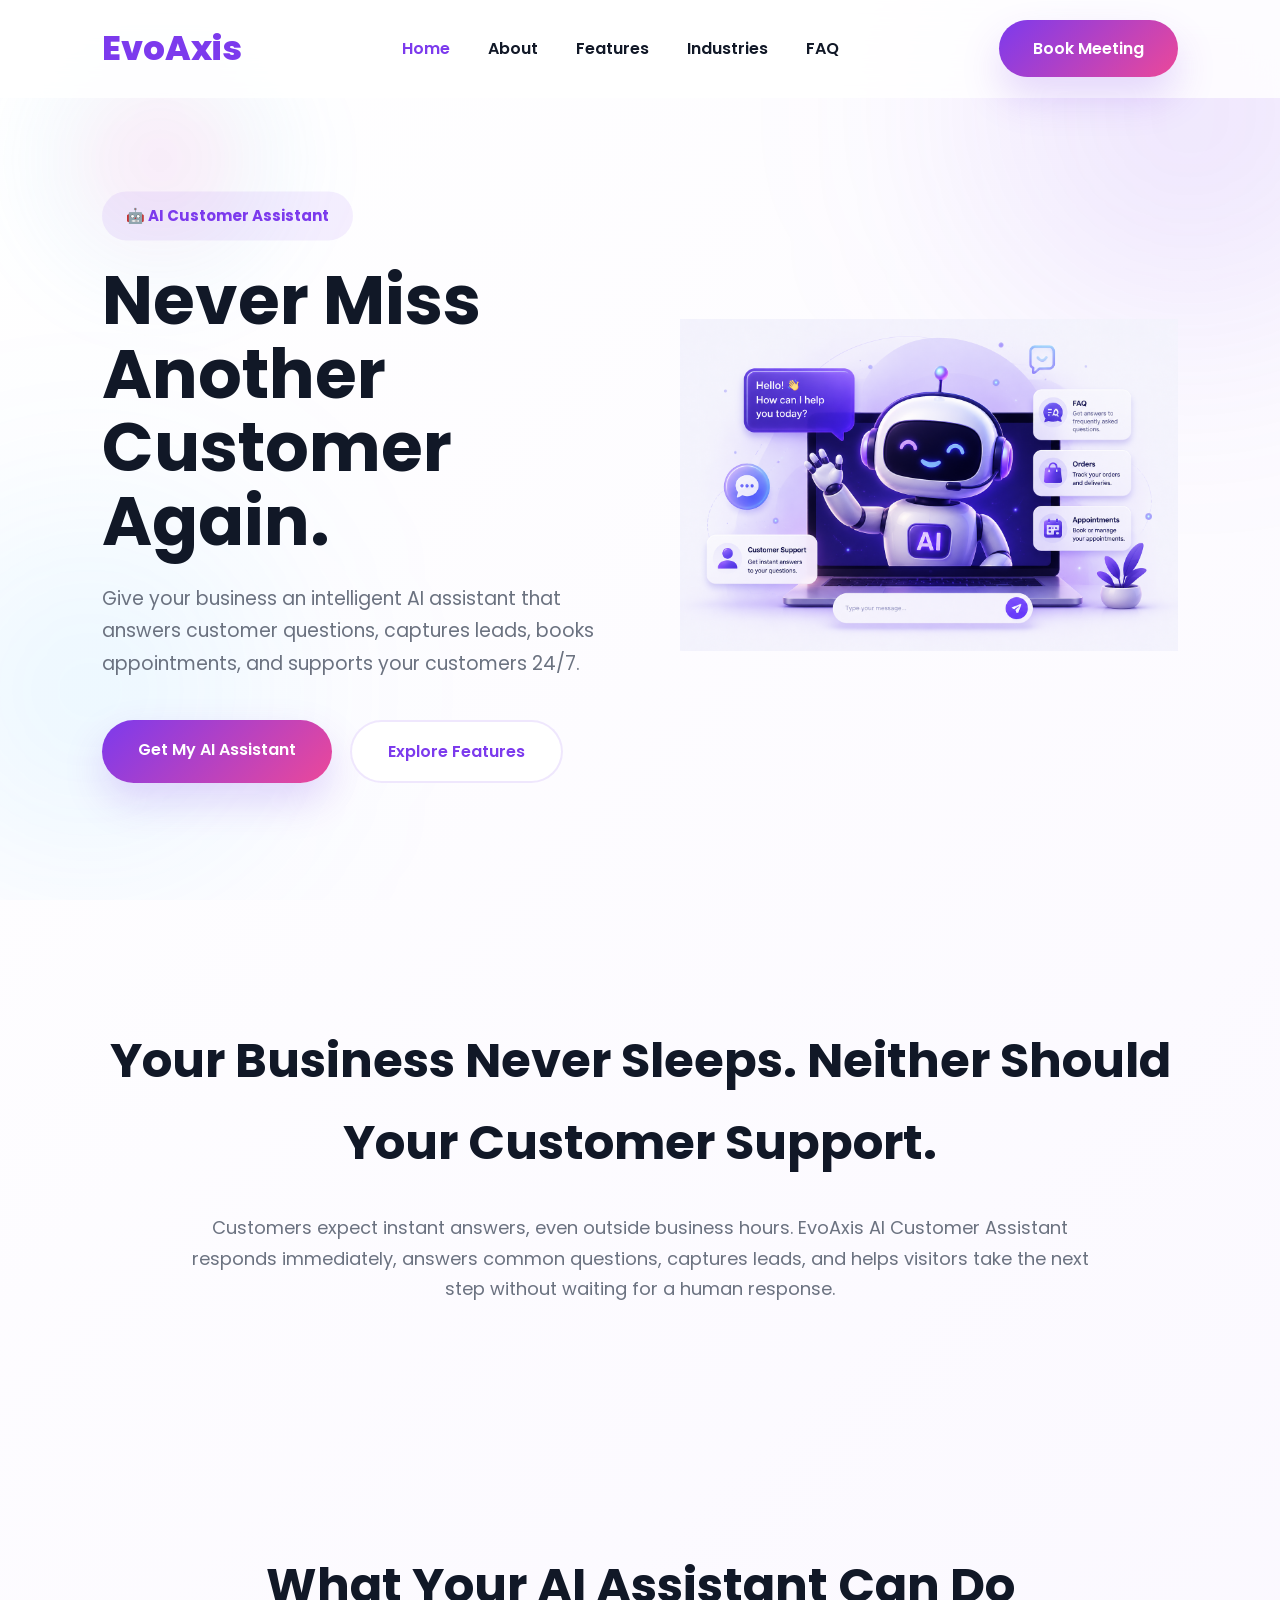
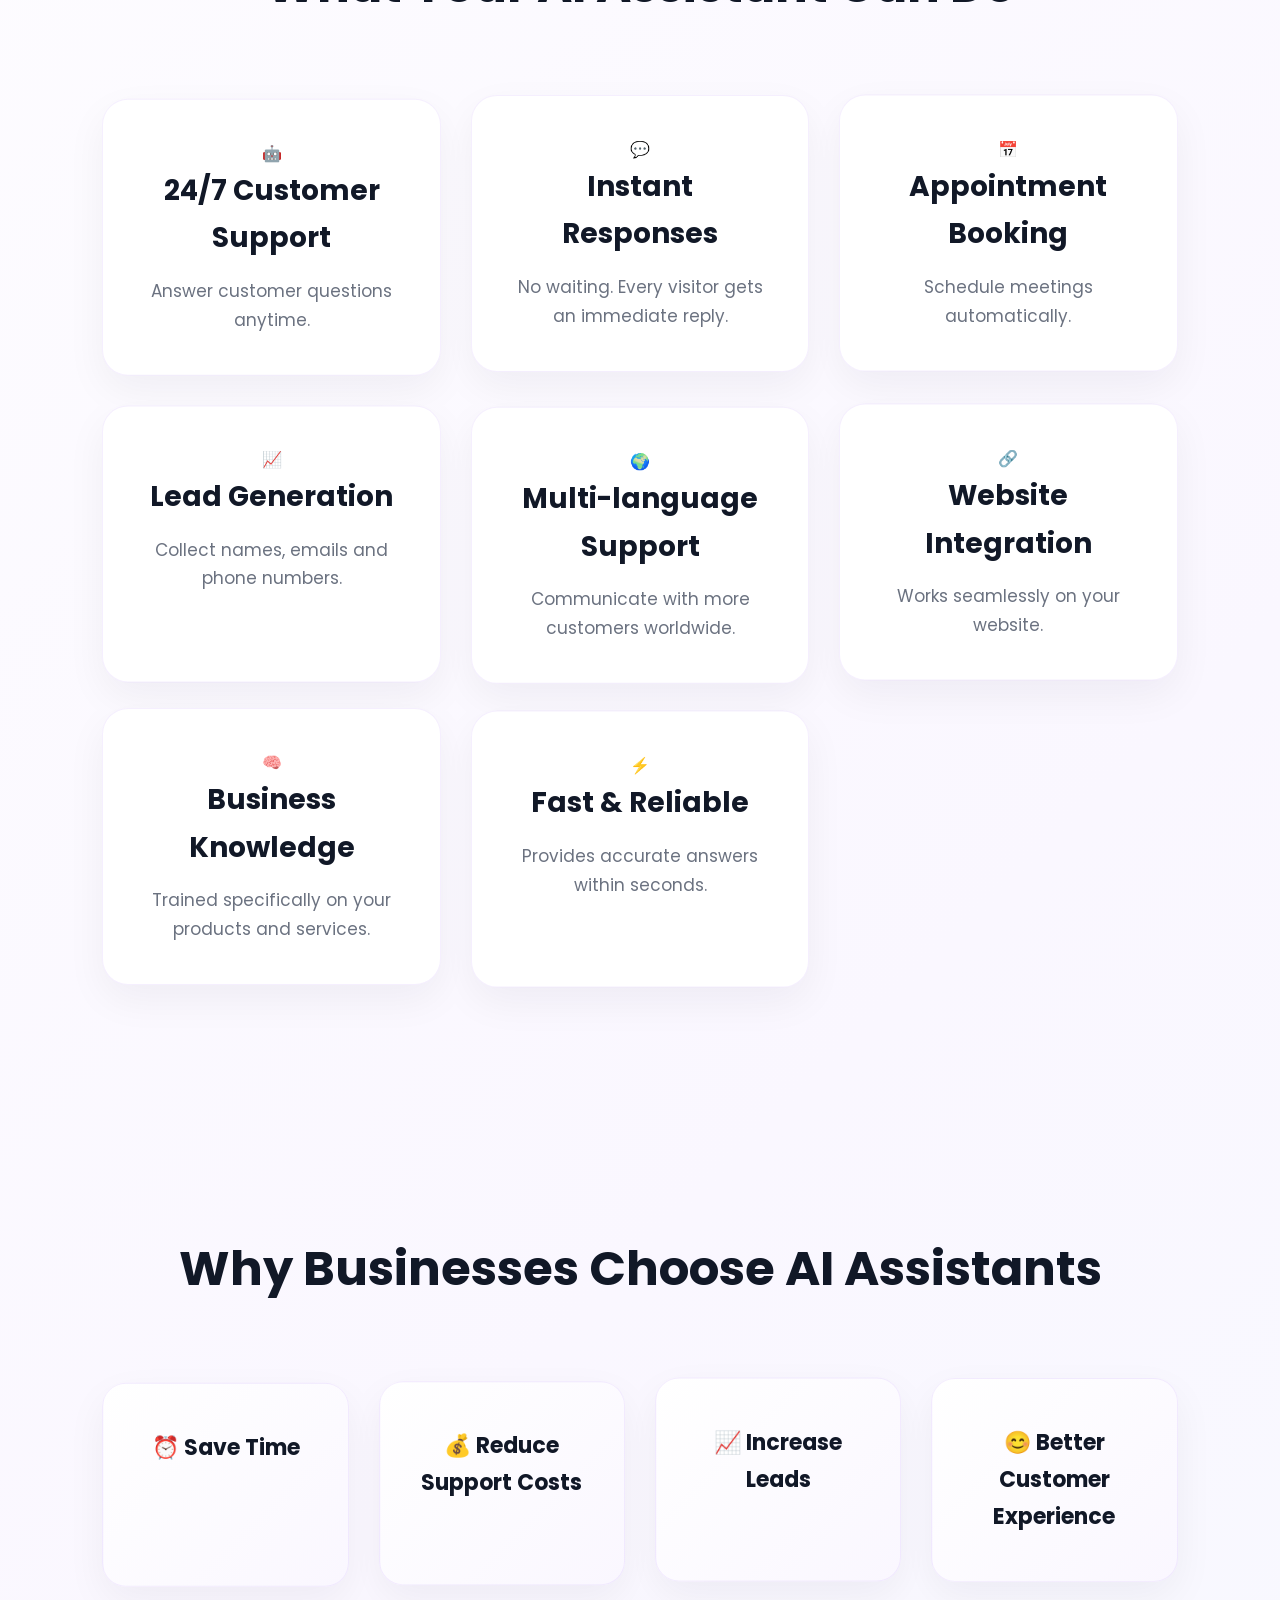
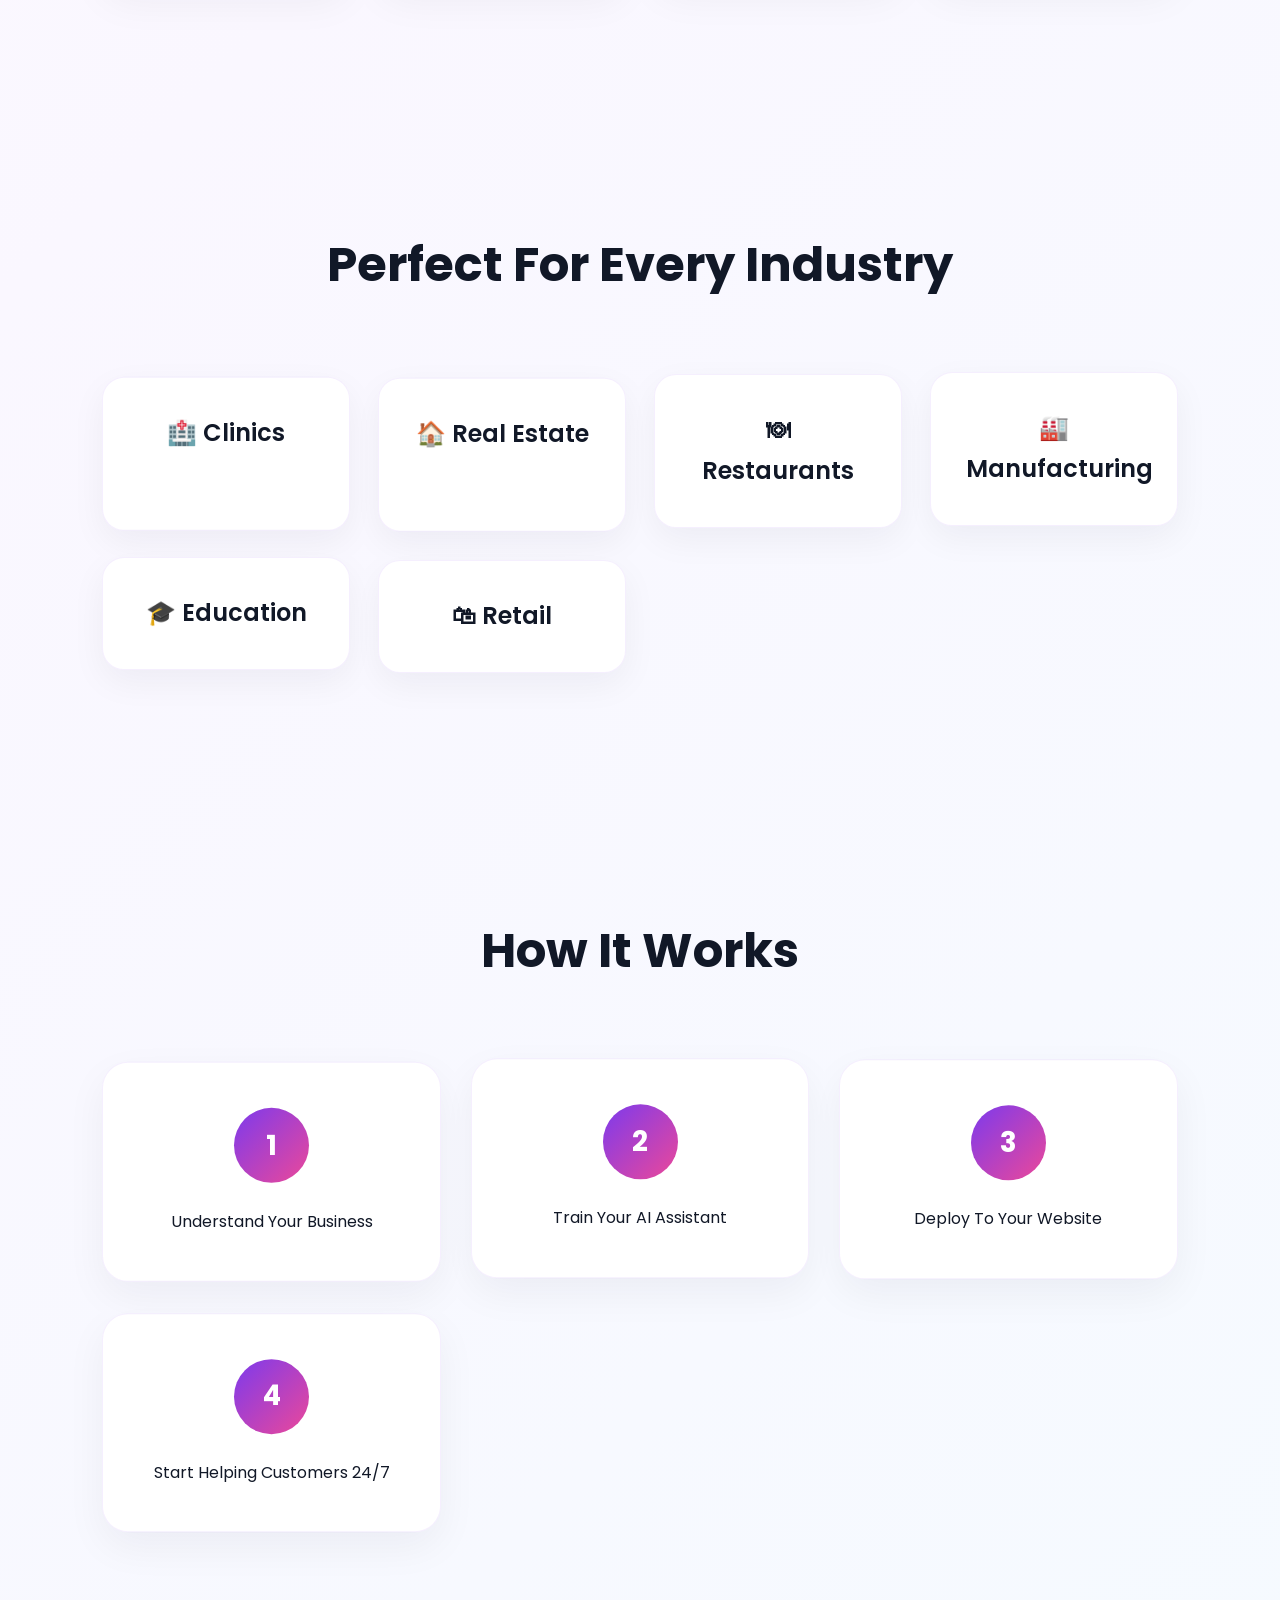
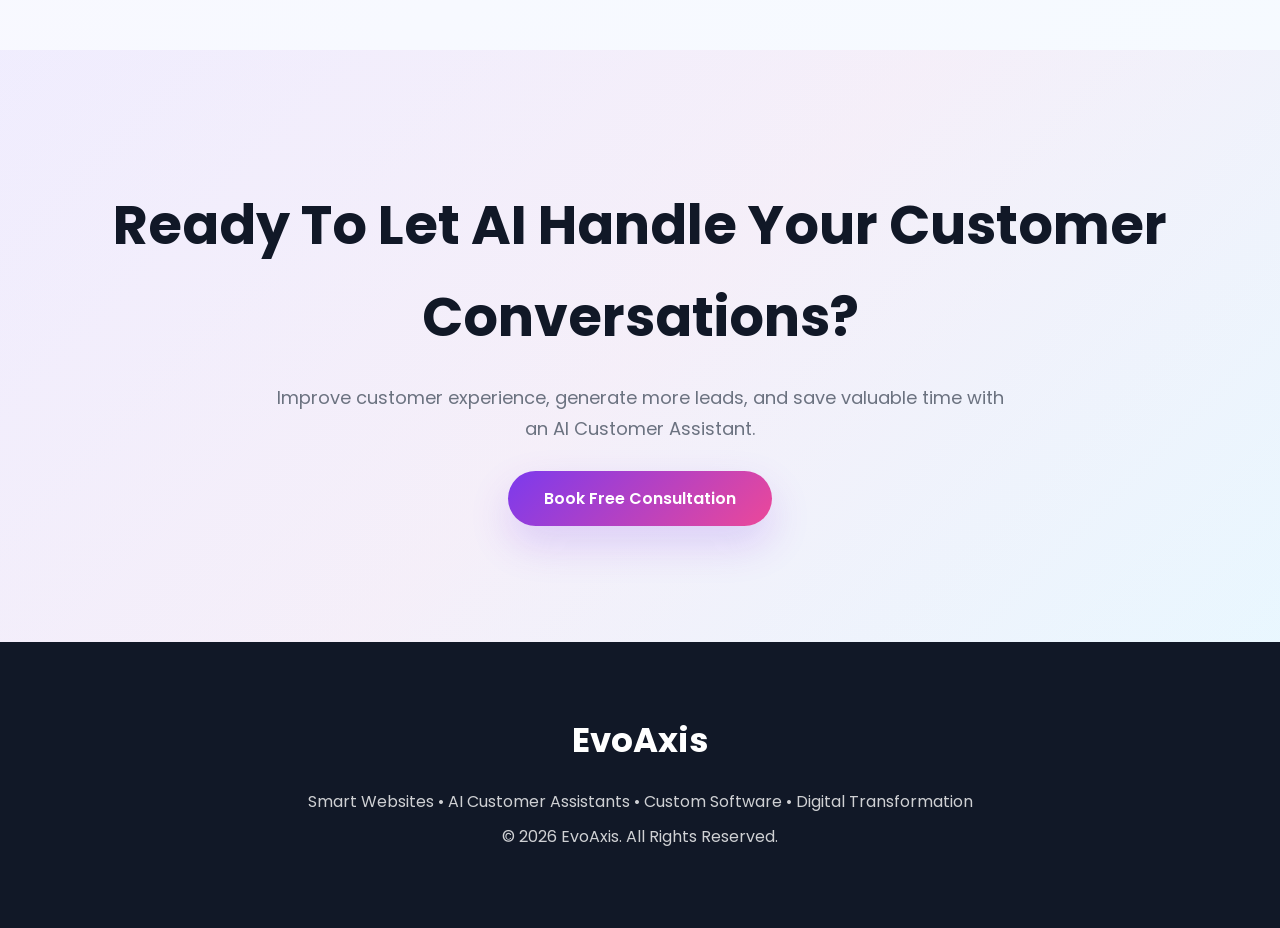
<file: chat.html>
<!DOCTYPE html>

<html lang="en">

<head>

    <meta charset="UTF-8">

    <meta name="viewport" content="width=device-width, initial-scale=1.0">

    <title>AI Customer Assistant | EvoAxis</title>

    <link rel="stylesheet" href="css/chat.css">

    <link rel="preconnect" href="https://fonts.googleapis.com">

    <link rel="preconnect" href="https://fonts.gstatic.com" crossorigin>

    <link href="https://fonts.googleapis.com/css2?family=Poppins:wght@300;400;500;600;700;800&display=swap" rel="stylesheet">

</head>

<body>

<!-- ================= NAVBAR ================= -->

<header class="navbar">

    <div class="logo">

        EvoAxis

    </div>

    <nav>

        <ul>

            <li><a href="#hero">Home</a></li>

            <li><a href="#about">About</a></li>

            <li><a href="#features">Features</a></li>

            <li><a href="#industries">Industries</a></li>

            <li><a href="#faq">FAQ</a></li>

        </ul>

    </nav>

    <a href="meet.html" class="btn-nav">

        Book Meeting

    </a>

</header>



<!-- ================= HERO ================= -->

<section class="hero" id="hero">

    <div class="circle1"></div>

    <div class="circle2"></div>

    <div class="hero-content">

        <span class="badge">

            🤖 AI Customer Assistant

        </span>

        <h1>

            Never Miss Another Customer Again.

        </h1>

        <p>

            Give your business an intelligent AI assistant that answers customer questions, captures leads, books appointments, and supports your customers 24/7.

        </p>

        <div class="hero-buttons">

            <a href="meet.html" class="btn-primary">

                Get My AI Assistant

            </a>

            <a href="#features" class="btn-secondary">

                Explore Features

            </a>

        </div>

    </div>

    <div class="hero-image">

        <img src="assets/chatbot.png" alt="AI Customer Assistant">

    </div>

</section>



<!-- ================= ABOUT ================= -->

<section class="about" id="about">

    <h2>

        Your Business Never Sleeps.
        Neither Should Your Customer Support.

    </h2>

    <p>

        Customers expect instant answers, even outside business hours. EvoAxis AI Customer Assistant responds immediately, answers common questions, captures leads, and helps visitors take the next step without waiting for a human response.

    </p>

</section>



<!-- ================= FEATURES ================= -->

<section class="features" id="features">

    <h2>

        What Your AI Assistant Can Do

    </h2>

    <div class="feature-grid">

        <div class="feature-card">

            🤖

            <h3>24/7 Customer Support</h3>

            <p>Answer customer questions anytime.</p>

        </div>

        <div class="feature-card">

            💬

            <h3>Instant Responses</h3>

            <p>No waiting. Every visitor gets an immediate reply.</p>

        </div>

        <div class="feature-card">

            📅

            <h3>Appointment Booking</h3>

            <p>Schedule meetings automatically.</p>

        </div>

        <div class="feature-card">

            📈

            <h3>Lead Generation</h3>

            <p>Collect names, emails and phone numbers.</p>

        </div>

        <div class="feature-card">

            🌍

            <h3>Multi-language Support</h3>

            <p>Communicate with more customers worldwide.</p>

        </div>

        <div class="feature-card">

            🔗

            <h3>Website Integration</h3>

            <p>Works seamlessly on your website.</p>

        </div>

        <div class="feature-card">

            🧠

            <h3>Business Knowledge</h3>

            <p>Trained specifically on your products and services.</p>

        </div>

        <div class="feature-card">

            ⚡

            <h3>Fast & Reliable</h3>

            <p>Provides accurate answers within seconds.</p>

        </div>

    </div>

</section>



<!-- ================= BENEFITS ================= -->

<section class="trust">

    <h2>

        Why Businesses Choose AI Assistants

    </h2>

    <div class="trust-grid">

        <div class="trust-card">

            ⏰ Save Time

        </div>

        <div class="trust-card">

            💰 Reduce Support Costs

        </div>

        <div class="trust-card">

            📈 Increase Leads

        </div>

        <div class="trust-card">

            😊 Better Customer Experience

        </div>

    </div>

</section>



<!-- ================= INDUSTRIES ================= -->

<section class="industries" id="industries">

    <h2>

        Perfect For Every Industry

    </h2>

    <div class="industry-grid">

        <div class="industry-card">

            🏥 Clinics

        </div>

        <div class="industry-card">

            🏠 Real Estate

        </div>

        <div class="industry-card">

            🍽 Restaurants

        </div>

        <div class="industry-card">

            🏭 Manufacturing

        </div>

        <div class="industry-card">

            🎓 Education

        </div>

        <div class="industry-card">

            🛍 Retail

        </div>

    </div>

</section>



<!-- ================= PROCESS ================= -->

<section class="process">

    <h2>

        How It Works

    </h2>

    <div class="steps">

        <div class="step">

            <span>1</span>

            Understand Your Business

        </div>

        <div class="step">

            <span>2</span>

            Train Your AI Assistant

        </div>

        <div class="step">

            <span>3</span>

            Deploy To Your Website

        </div>

        <div class="step">

            <span>4</span>

            Start Helping Customers 24/7

        </div>

    </div>

</section>
<!-- ================= CTA ================= -->

<section class="cta">

    <h2>

        Ready To Let AI Handle Your Customer Conversations?

    </h2>

    <p>

        Improve customer experience, generate more leads, and save valuable time with an AI Customer Assistant.

    </p>

    <a href="meet.html" class="btn-primary">

        Book Free Consultation

    </a>

</section>



<!-- ================= FOOTER ================= -->

<footer>

    <h3>

        EvoAxis

    </h3>

    <p>

        Smart Websites • AI Customer Assistants • Custom Software • Digital Transformation

    </p>

    <p>

        © 2026 EvoAxis. All Rights Reserved.

    </p>

</footer>

<script src="js/chat.js"></script>

</body>

</html>
</file>
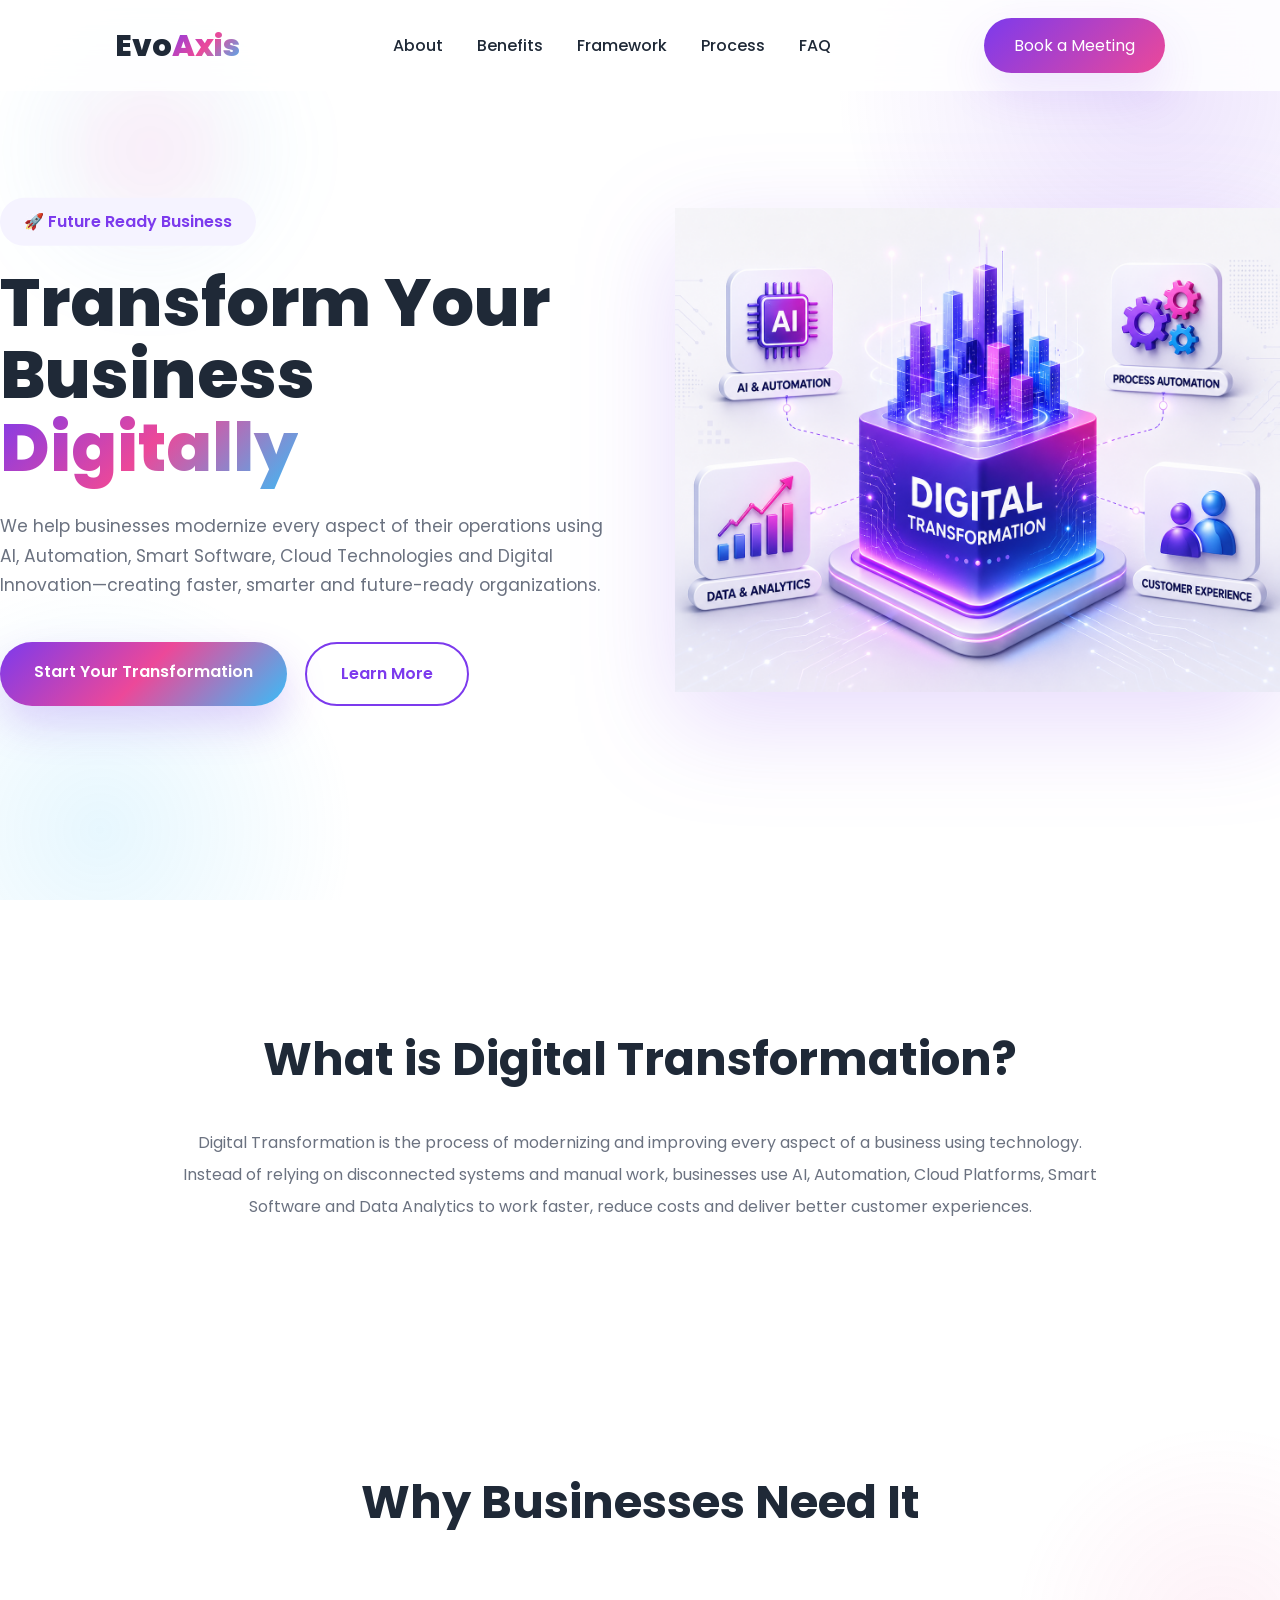
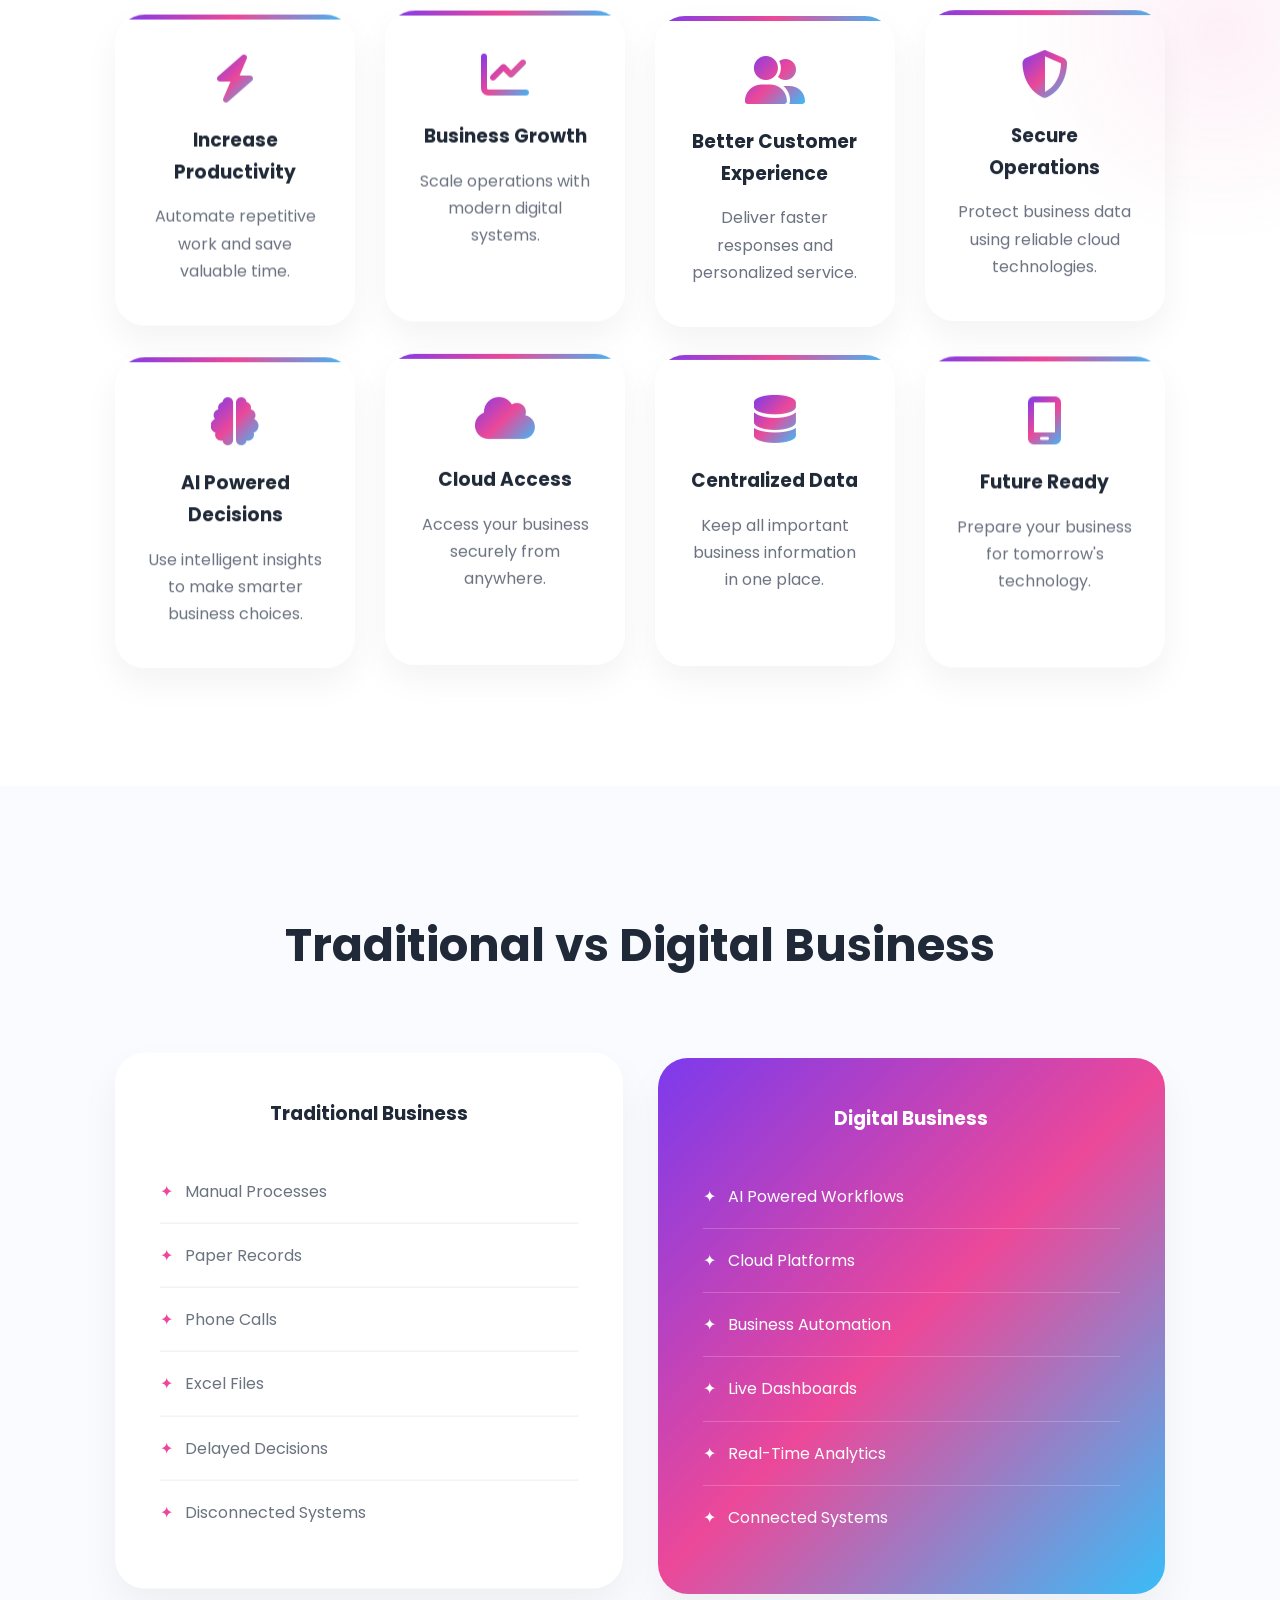
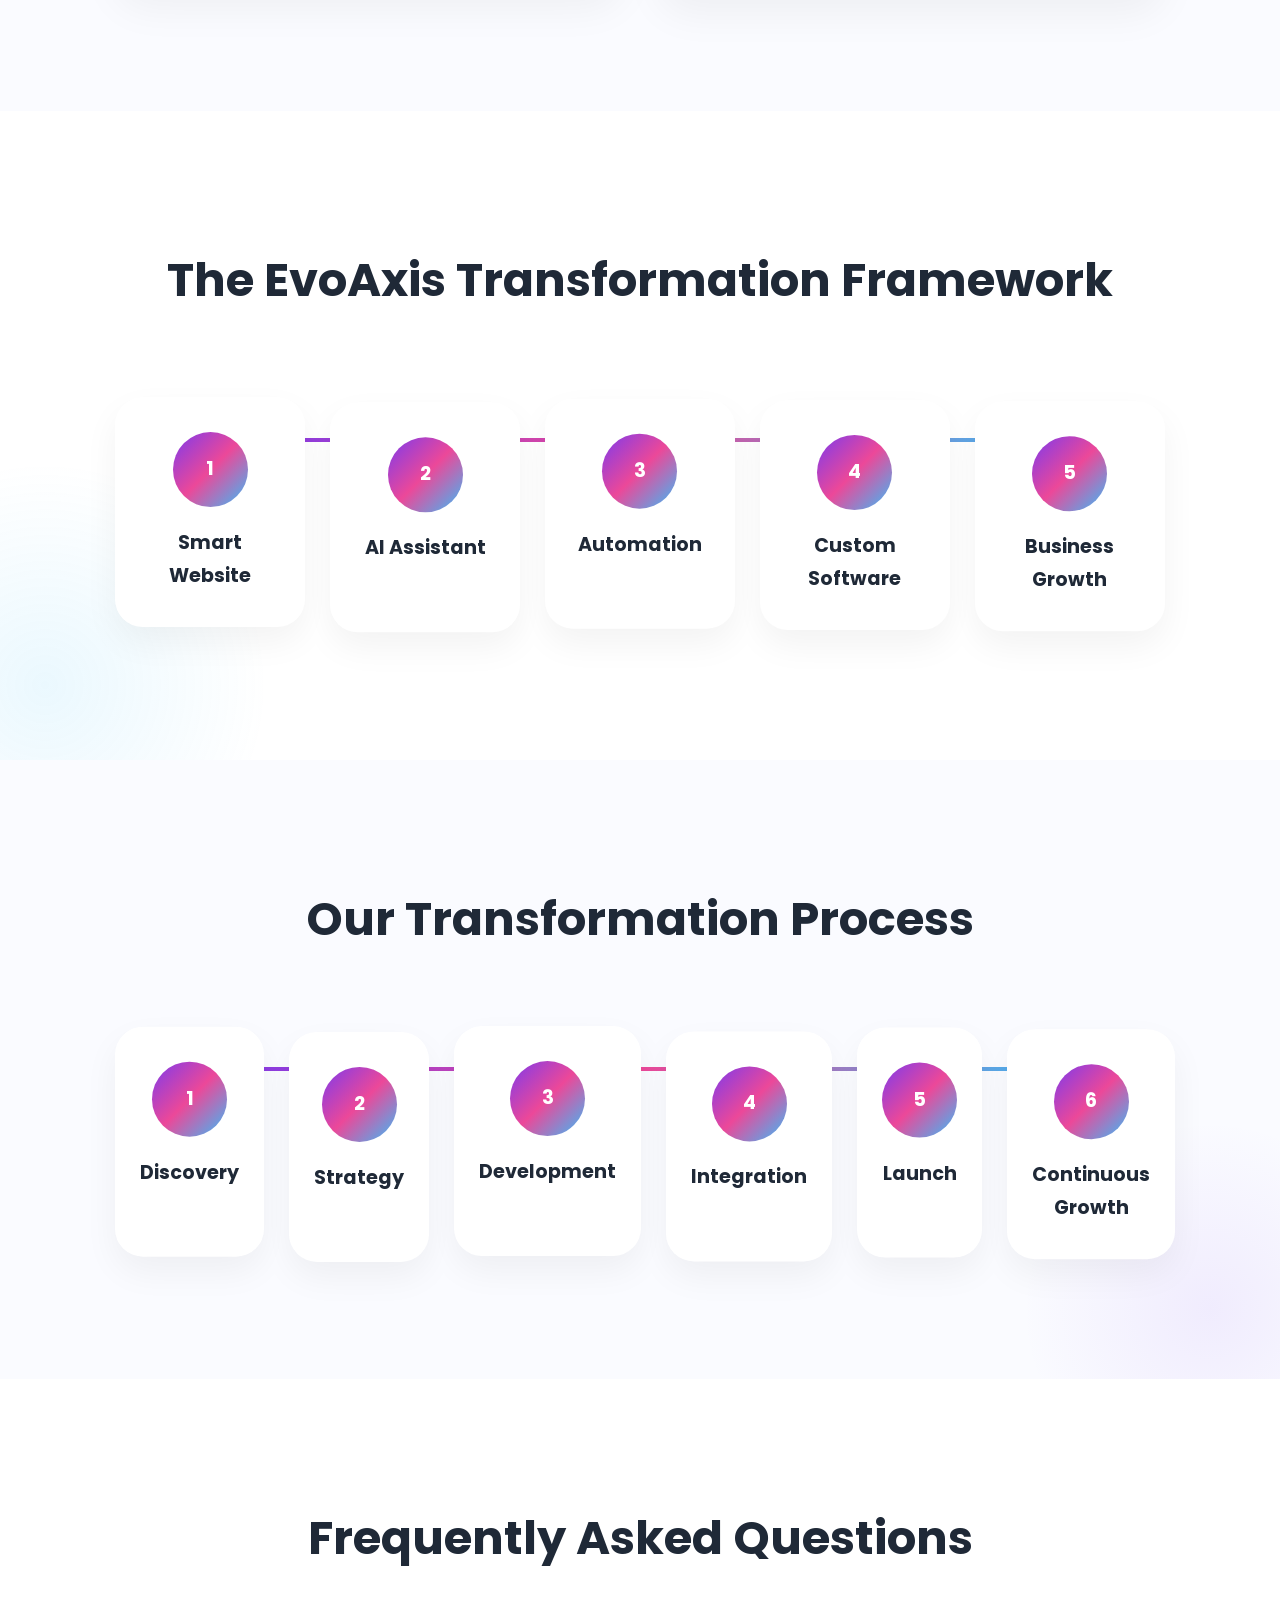
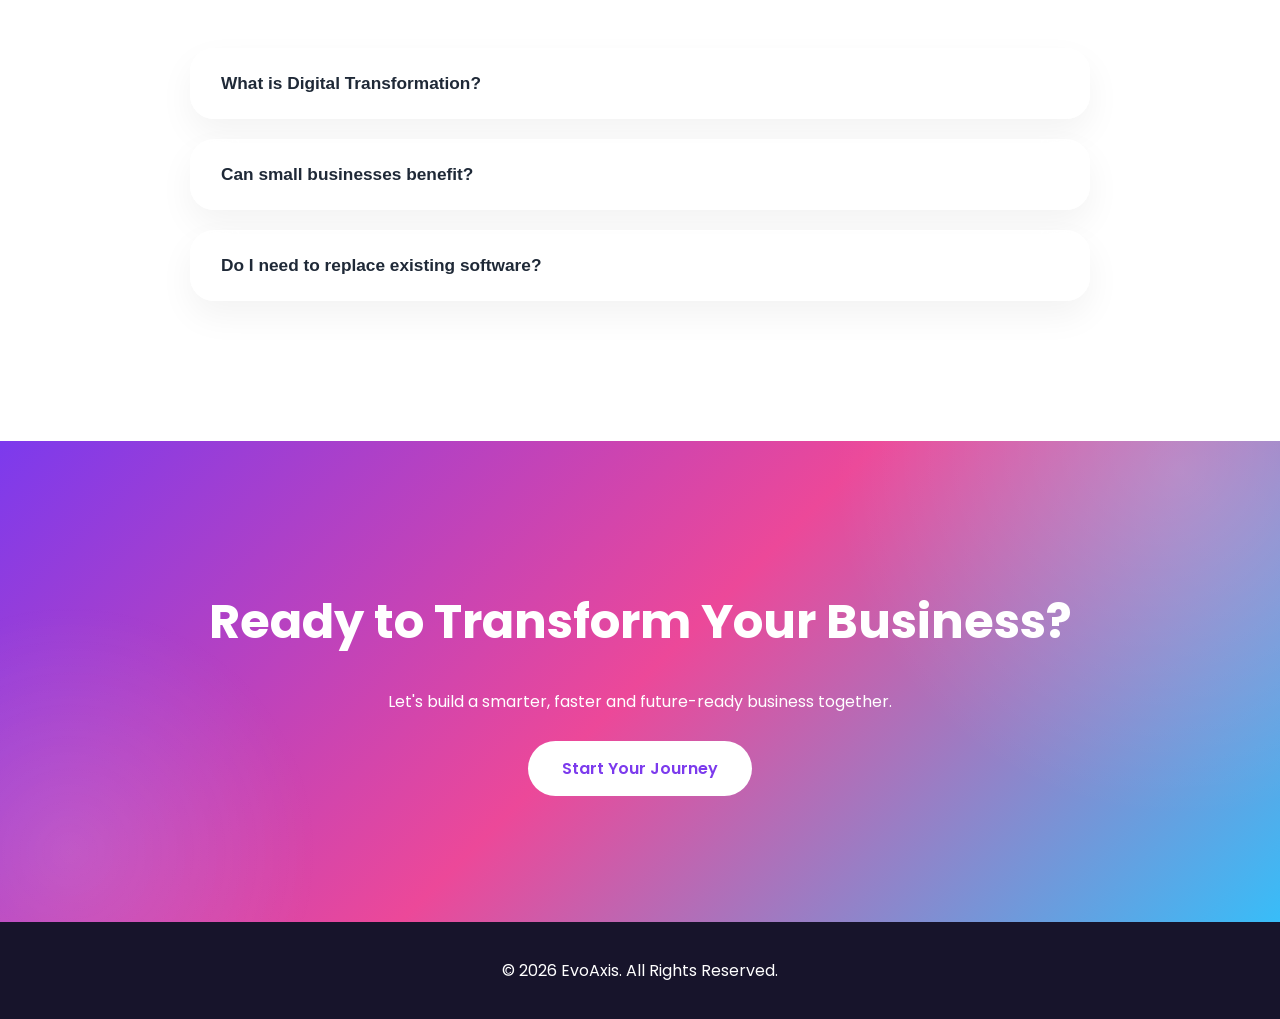
<file: digital.html>
<!DOCTYPE html>
<html lang="en">

<head>

    <meta charset="UTF-8">

    <meta name="viewport"
          content="width=device-width, initial-scale=1.0">

    <title>Digital Transformation | EvoAxis</title>

    <link rel="stylesheet"
          href="css/digital.css">

    <link rel="preconnect"
          href="https://fonts.googleapis.com">

    <link rel="preconnect"
          href="https://fonts.gstatic.com"
          crossorigin>

    <link href="https://fonts.googleapis.com/css2?family=Poppins:wght@300;400;500;600;700;800&display=swap"
          rel="stylesheet">

    <link rel="stylesheet"
          href="https://cdnjs.cloudflare.com/ajax/libs/font-awesome/6.5.2/css/all.min.css">

</head>

<body>

<!--========================
        NAVBAR
=========================-->

<header class="navbar">

    <a href="index.html" class="logo">
        Evo<span>Axis</span>
    </a>

    <nav>

        <a href="#about">About</a>

        <a href="#benefits">Benefits</a>

        <a href="#framework">Framework</a>

        <a href="#process">Process</a>

        <a href="#faq">FAQ</a>

    </nav>

    <a href="index.html" class="contact-btn">

        Book a Meeting

    </a>

</header>


<!--========================
        HERO
=========================-->

<section class="hero">

    <div class="hero-content">

        <span class="badge">

            🚀 Future Ready Business

        </span>

        <h1>

            Transform Your Business

            <span>

                Digitally

            </span>

        </h1>

        <p>

            We help businesses modernize every aspect of their operations using AI, Automation, Smart Software, Cloud Technologies and Digital Innovation—creating faster, smarter and future-ready organizations.

        </p>

        <div class="hero-buttons">

            <a href="index.html" class="btn-primary">

                Start Your Transformation

            </a>

            <a href="#about" class="btn-secondary">

                Learn More

            </a>

        </div>

    </div>

    <div class="hero-image">

        <img src="assets/digital.png"
             alt="Digital Transformation">

    </div>

</section>


<!--========================
ABOUT
=========================-->

<section class="about"

id="about">

<h2>

What is Digital Transformation?

</h2>

<p>

Digital Transformation is the process of modernizing and improving every aspect of a business using technology. Instead of relying on disconnected systems and manual work, businesses use AI, Automation, Cloud Platforms, Smart Software and Data Analytics to work faster, reduce costs and deliver better customer experiences.

</p>

</section>


<!--========================
BENEFITS
=========================-->

<section class="benefits"

id="benefits">

<h2>

Why Businesses Need It

</h2>

<div class="benefit-grid">

<div class="benefit-card">

<i class="fa-solid fa-bolt"></i>

<h3>

Increase Productivity

</h3>

<p>

Automate repetitive work and save valuable time.

</p>

</div>

<div class="benefit-card">

<i class="fa-solid fa-chart-line"></i>

<h3>

Business Growth

</h3>

<p>

Scale operations with modern digital systems.

</p>

</div>

<div class="benefit-card">

<i class="fa-solid fa-user-group"></i>

<h3>

Better Customer Experience

</h3>

<p>

Deliver faster responses and personalized service.

</p>

</div>

<div class="benefit-card">

<i class="fa-solid fa-shield-halved"></i>

<h3>

Secure Operations

</h3>

<p>

Protect business data using reliable cloud technologies.

</p>

</div>

<div class="benefit-card">

<i class="fa-solid fa-brain"></i>

<h3>

AI Powered Decisions

</h3>

<p>

Use intelligent insights to make smarter business choices.

</p>

</div>

<div class="benefit-card">

<i class="fa-solid fa-cloud"></i>

<h3>

Cloud Access

</h3>

<p>

Access your business securely from anywhere.

</p>

</div>

<div class="benefit-card">

<i class="fa-solid fa-database"></i>

<h3>

Centralized Data

</h3>

<p>

Keep all important business information in one place.

</p>

</div>

<div class="benefit-card">

<i class="fa-solid fa-mobile-screen"></i>

<h3>

Future Ready

</h3>

<p>

Prepare your business for tomorrow's technology.

</p>

</div>

</div>

</section>


<!--========================
COMPARISON
=========================-->

<section class="comparison">

<h2>

Traditional vs Digital Business

</h2>

<div class="compare-table">

<div class="compare-column">

<h3>

Traditional Business

</h3>

<ul>

<li>Manual Processes</li>

<li>Paper Records</li>

<li>Phone Calls</li>

<li>Excel Files</li>

<li>Delayed Decisions</li>

<li>Disconnected Systems</li>

</ul>

</div>

<div class="compare-column featured">

<h3>

Digital Business

</h3>

<ul>

<li>AI Powered Workflows</li>

<li>Cloud Platforms</li>

<li>Business Automation</li>

<li>Live Dashboards</li>

<li>Real-Time Analytics</li>

<li>Connected Systems</li>

</ul>

</div>

</div>

</section>


<!--========================
FRAMEWORK
=========================-->

<section class="framework"

id="framework">

<h2>

The EvoAxis Transformation Framework

</h2>

<div class="timeline">

<div class="step">

<span>1</span>

<h3>

Smart Website

</h3>

</div>

<div class="step">

<span>2</span>

<h3>

AI Assistant

</h3>

</div>

<div class="step">

<span>3</span>

<h3>

Automation

</h3>

</div>

<div class="step">

<span>4</span>

<h3>

Custom Software

</h3>

</div>

<div class="step">

<span>5</span>

<h3>

Business Growth

</h3>

</div>

</div>

</section>


<!--========================
PROCESS
=========================-->

<section class="process"

id="process">

<h2>

Our Transformation Process

</h2>

<div class="timeline">

<div class="step">

<span>1</span>

<h3>Discovery</h3>

</div>

<div class="step">

<span>2</span>

<h3>Strategy</h3>

</div>

<div class="step">

<span>3</span>

<h3>Development</h3>

</div>

<div class="step">

<span>4</span>

<h3>Integration</h3>

</div>

<div class="step">

<span>5</span>

<h3>Launch</h3>

</div>

<div class="step">

<span>6</span>

<h3>Continuous Growth</h3>

</div>

</div>

</section>


<!--========================
FAQ
=========================-->

<section class="faq"

id="faq">

<h2>

Frequently Asked Questions

</h2>

<div class="faq-container">

<div class="faq-item">

<button class="faq-question">

What is Digital Transformation?

</button>

<div class="faq-answer">

<p>

It is the process of improving your business using modern technologies like AI, Automation, Cloud Solutions and Custom Software.

</p>

</div>

</div>

<div class="faq-item">

<button class="faq-question">

Can small businesses benefit?

</button>

<div class="faq-answer">

<p>

Absolutely. Digital Transformation helps businesses of every size become more efficient and competitive.

</p>

</div>

</div>

<div class="faq-item">

<button class="faq-question">

Do I need to replace existing software?

</button>

<div class="faq-answer">

<p>

Not always. We can integrate your current systems with modern digital solutions whenever possible.

</p>

</div>

</div>

</div>

</section>


<!--========================
CTA
=========================-->

<section class="cta">

<h2>

Ready to Transform Your Business?

</h2>

<p>

Let's build a smarter, faster and future-ready business together.

</p>

<a href="index.html"

class="btn-primary">

Start Your Journey

</a>

</section>


<!--========================
FOOTER
=========================-->

<footer>

<p>

© 2026 EvoAxis. All Rights Reserved.

</p>

</footer>

<script src="js/digital.js"></script>

</body>

</html>
</file>
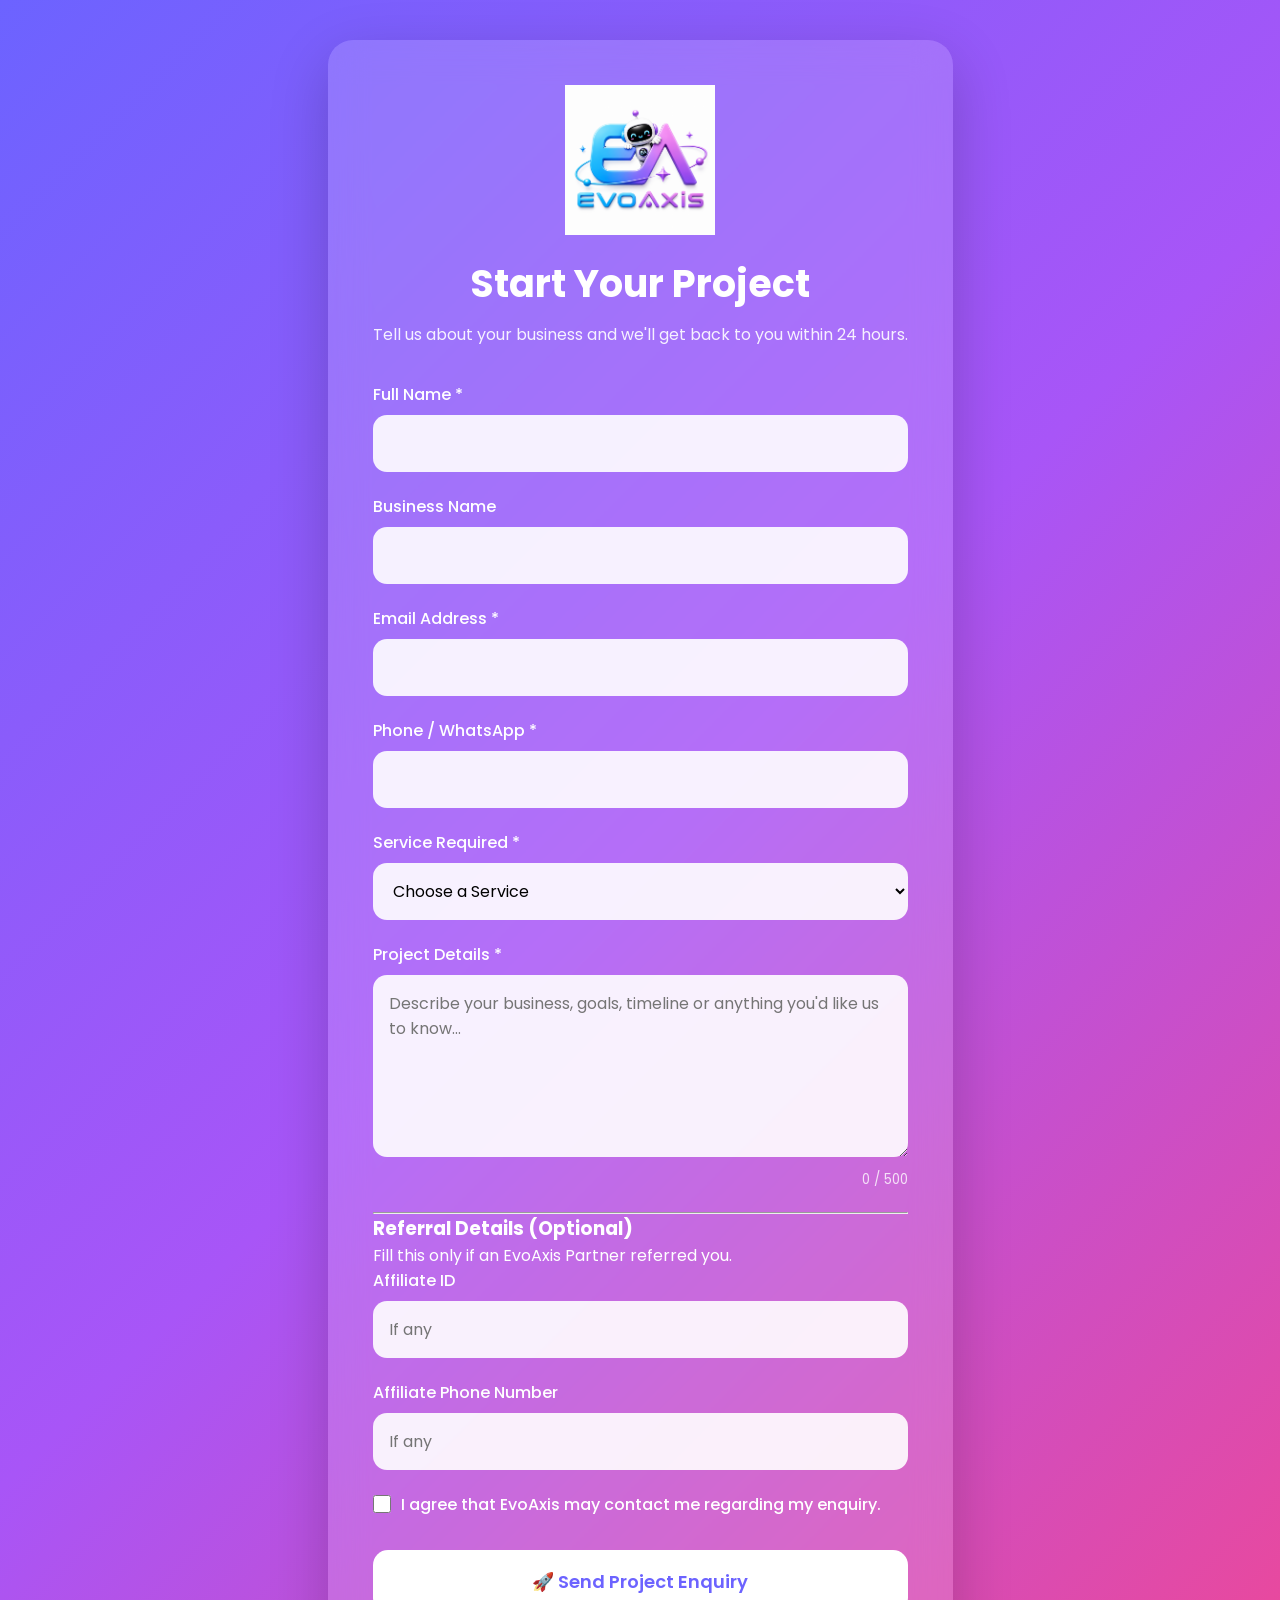
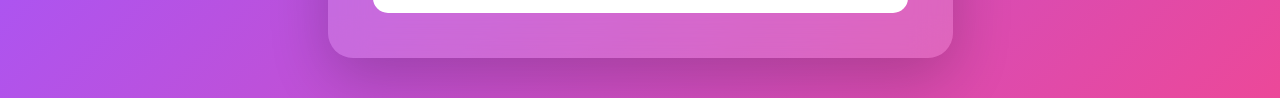
<file: form.html>
<!DOCTYPE html>
<html lang="en">
<head>
    <meta charset="UTF-8">
    <meta name="viewport" content="width=device-width, initial-scale=1.0">
    <title>Start Your Project | EvoAxis</title>

    <link rel="stylesheet" href="css/form.css">

    <link rel="preconnect" href="https://fonts.googleapis.com">
    <link href="https://fonts.googleapis.com/css2?family=Poppins:wght@300;400;500;600;700&display=swap" rel="stylesheet">
</head>
<body>

<div class="container">

    <div class="card">

        <img src="assets/logo.png" class="logo" alt="EvoAxis Logo">

        <h1>Start Your Project</h1>

        <p class="subtitle">
            Tell us about your business and we'll get back to you within 24 hours.
        </p>

        <form id="contactForm">

            <div class="input-group">
                <label>Full Name *</label>
                <input type="text" id="name" required>
            </div>

            <div class="input-group">
                <label>Business Name</label>
                <input type="text" id="business">
            </div>

            <div class="input-group">
                <label>Email Address *</label>
                <input type="email" id="email" required>
            </div>

            <div class="input-group">
                <label>Phone / WhatsApp *</label>
                <input type="tel" id="phone" required>
            </div>

            <div class="input-group">
                <label>Service Required *</label>

                <select id="service" required>
                    <option value="">Choose a Service</option>
                    <option>Smart BusinessWebsite</option>
                    <option>Custom Software</option>
                    <option>Digital Transformation</option>
                    <option>Website Redesign</option>
                    <option>AI Customer Assistant</option>
                </select>

            </div>

            

            <div class="input-group">
                <label>Project Details *</label>

                <textarea
                    id="message"
                    rows="6"
                    maxlength="500"
                    placeholder="Describe your business, goals, timeline or anything you'd like us to know..."
                    required></textarea>

                <small id="counter">0 / 500</small>

            </div>
            <hr class="section-divider">

<h3>Referral Details (Optional)</h3>

<p class="section-note">
    Fill this only if an EvoAxis Partner referred you.
</p>

<div class="input-group">
    <label>Affiliate ID</label>
    <input
        type="text"
        id="affiliateId"
        placeholder="If any">
</div>

<div class="input-group">
    <label>Affiliate Phone Number</label>
    <input
        type="tel"
        id="affiliatePhone"
        placeholder="If any">
</div>

            <div class="checkbox">

                <input type="checkbox" id="agree" required>

                <label for="agree">
                    I agree that EvoAxis may contact me regarding my enquiry.
                </label>

            </div>

            <button type="submit" id="submitBtn">

                🚀 Send Project Enquiry

            </button>

        </form>

    </div>

</div>
<script src="js/config.js"></script>
<script src="js/form.js"></script>

</body>
</html>
</file>
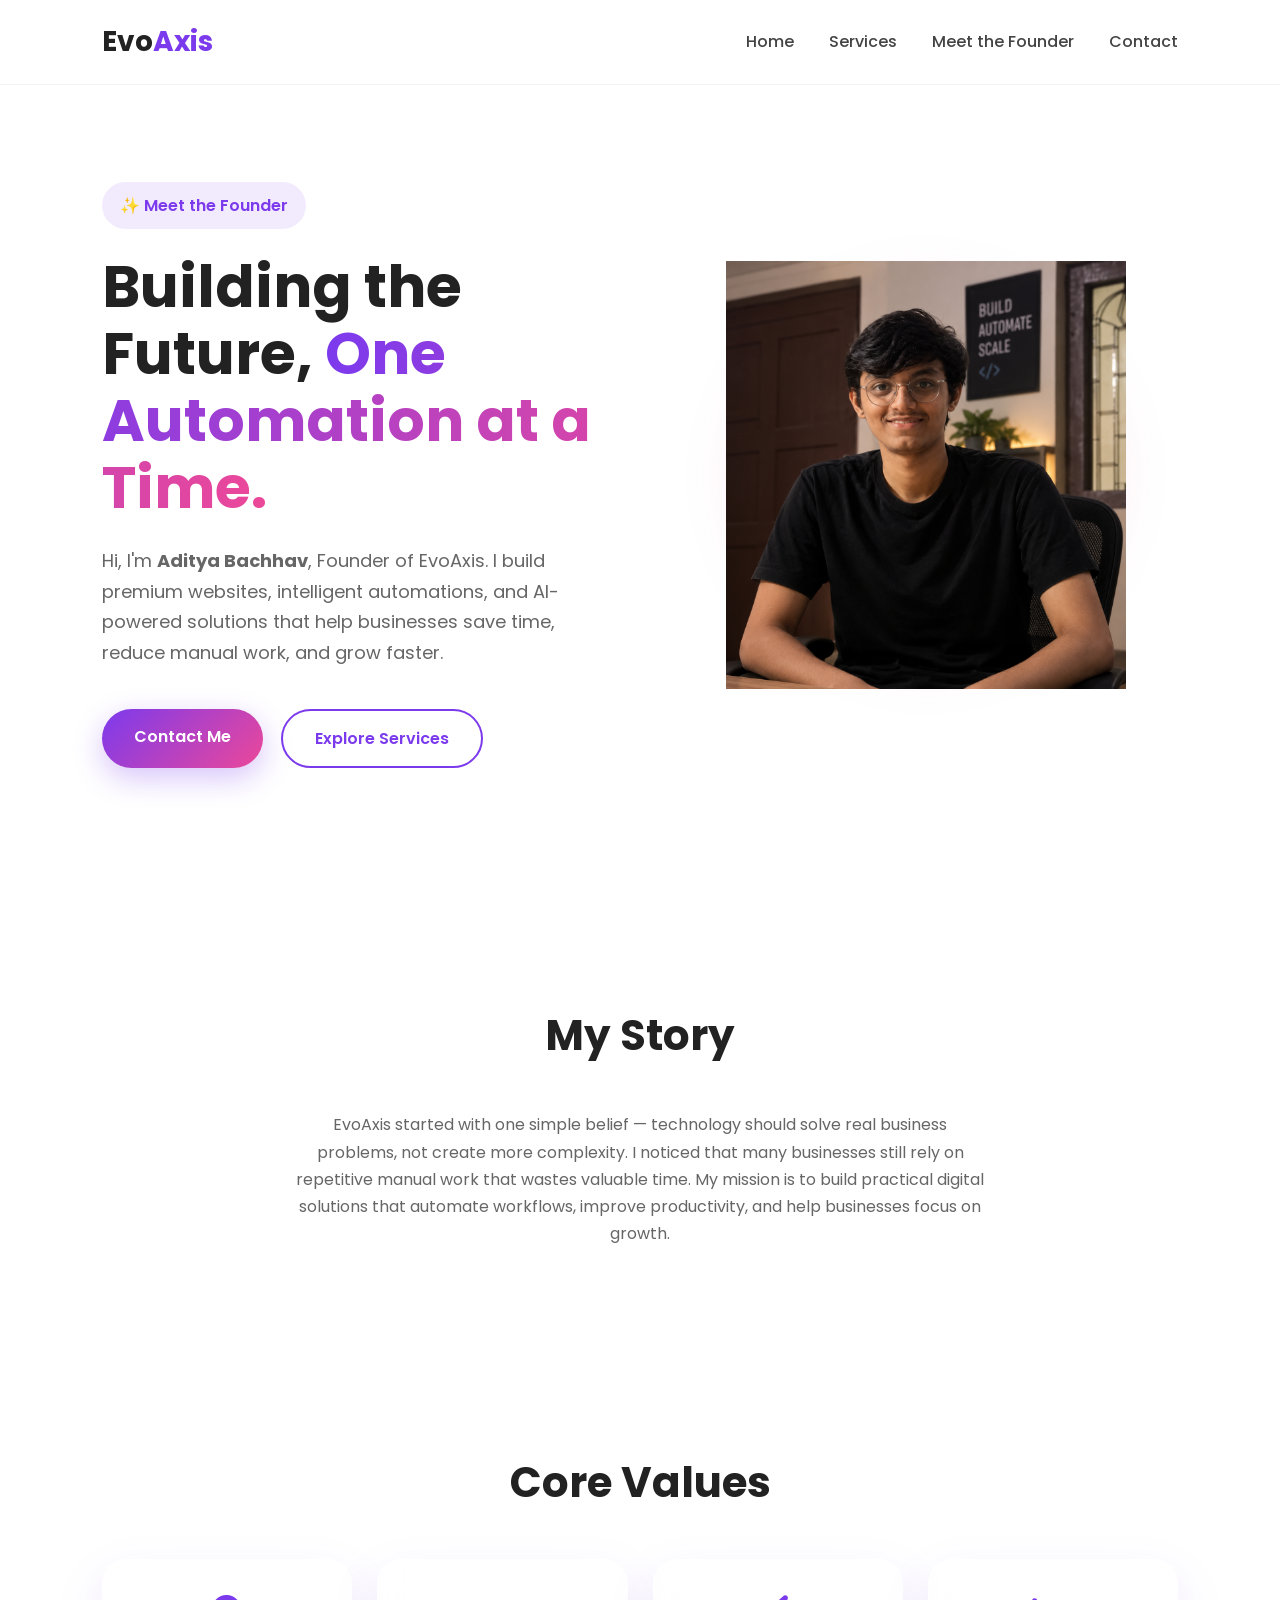
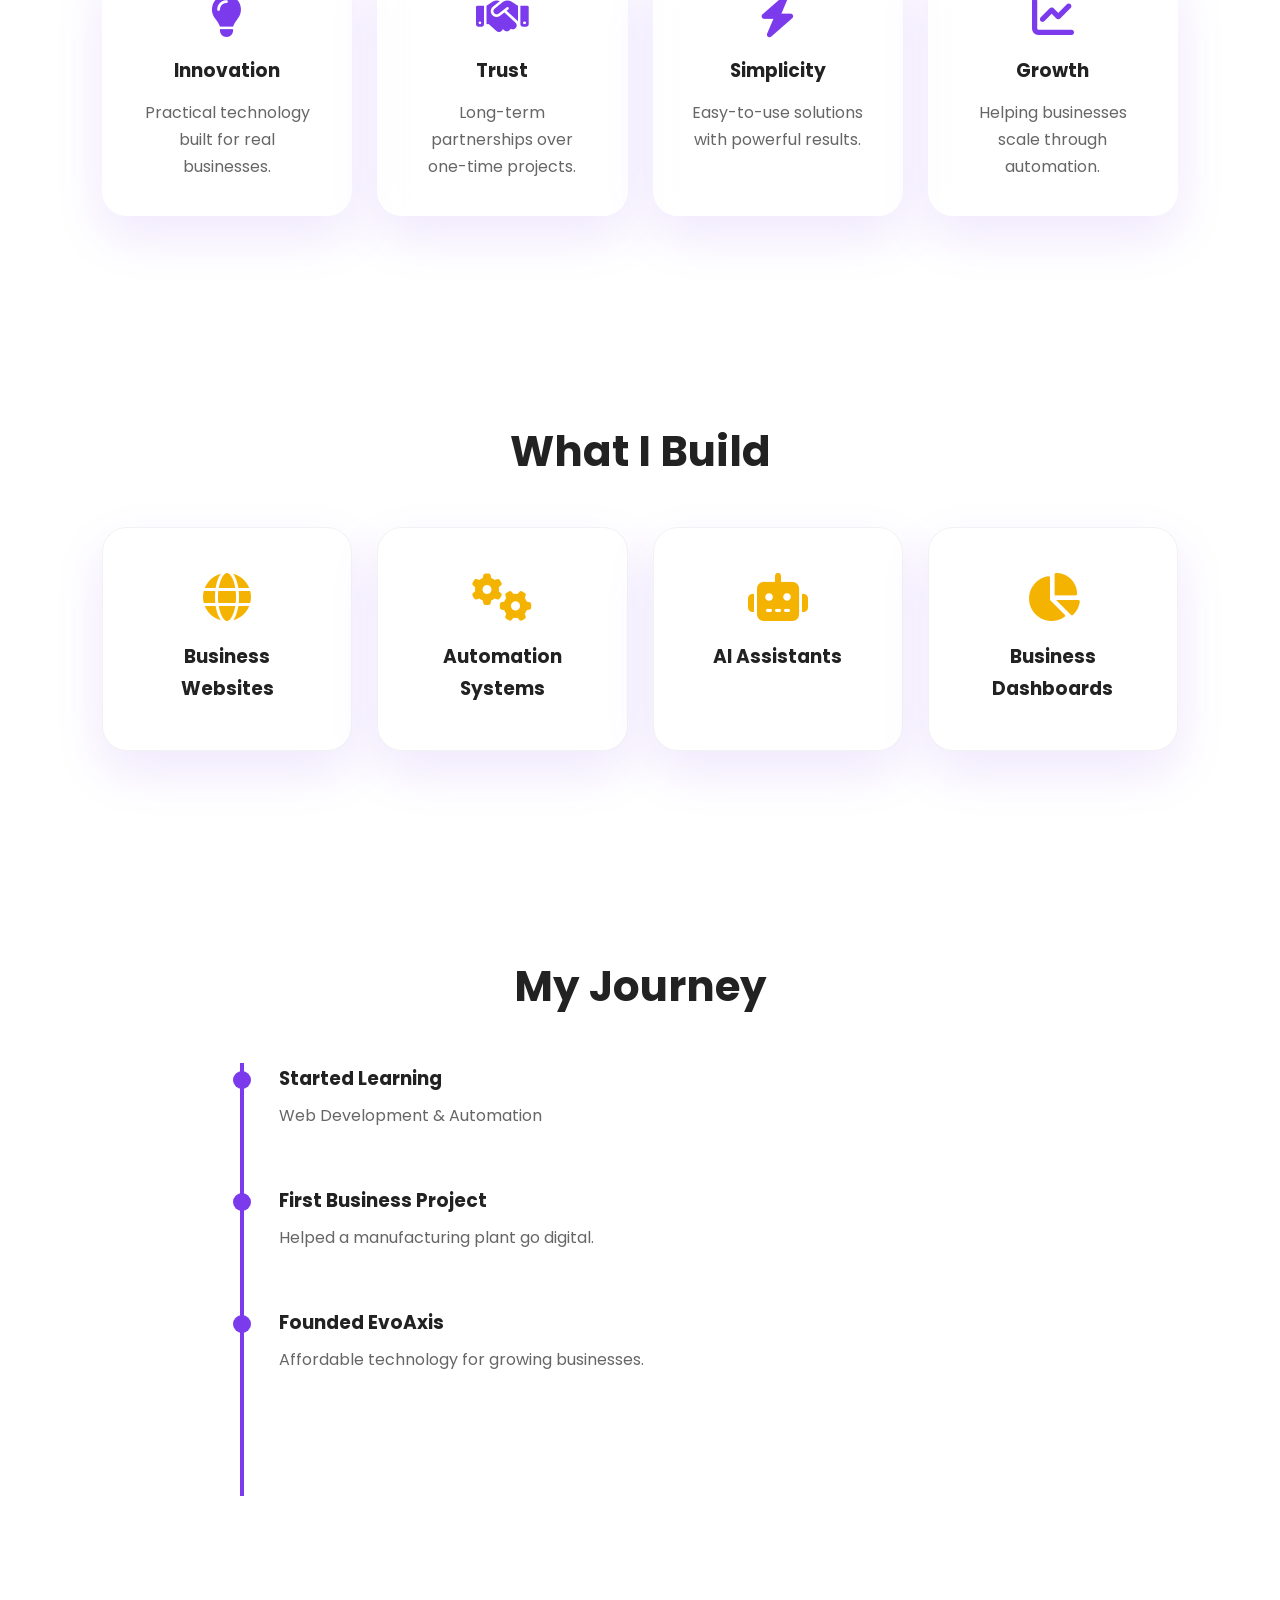
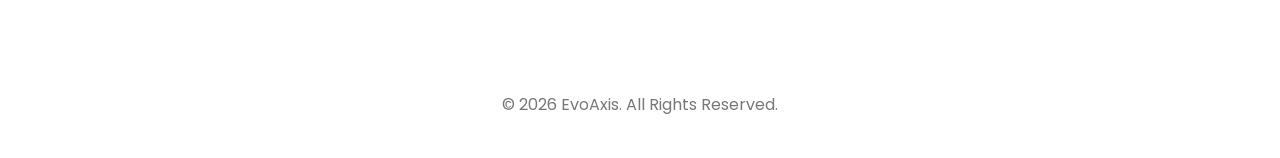
<file: meet.html>
<!DOCTYPE html>
<html lang="en">

<head>
    <meta charset="UTF-8">
    <meta name="viewport" content="width=device-width, initial-scale=1.0">

    <title>Meet the Founder | EvoAxis</title>

    <link rel="stylesheet" href="css/meet.css">

    <link rel="preconnect" href="https://fonts.googleapis.com">
    <link rel="preconnect" href="https://fonts.gstatic.com" crossorigin>

    <link href="https://fonts.googleapis.com/css2?family=Poppins:wght@300;400;500;600;700;800&display=swap"
        rel="stylesheet">

    <link rel="stylesheet"
        href="https://cdnjs.cloudflare.com/ajax/libs/font-awesome/6.6.0/css/all.min.css">
</head>

<body>

    <!--==============================
            NAVBAR
    ===============================-->

    <header class="navbar">

        <a href="index.html" class="logo">
            Evo<span>Axis</span>
        </a>

        <nav>

            <a href="index.html">Home</a>
            <a href="index.html#services">Services</a>
            
            <a href="meet.html" class="active">Meet the Founder</a>
            <a href="index.html#contact">Contact</a>

        </nav>

    </header>


    <!--==============================
            HERO
    ===============================-->

    <section class="hero">

        <div class="hero-text">

            <span class="badge">
                ✨ Meet the Founder
            </span>

            <h1>
                Building the Future,
                <span>One Automation at a Time.</span>
            </h1>

            <p>

                Hi, I'm <strong>Aditya Bachhav</strong>,
                Founder of EvoAxis.

                I build premium websites, intelligent automations,
                and AI-powered solutions that help businesses
                save time, reduce manual work, and grow faster.

            </p>

            <div class="hero-buttons">

                <a href="index.html#contact" class="btn-primary">
                    Contact Me
                </a>

                <a href="index.html#services" class="btn-secondary">
                    Explore Services
                </a>

            </div>

        </div>

        <div class="hero-image">

            <div class="image-glow"></div>

            <img src="assets/founder.png"
                alt="Founder">

        </div>

    </section>


    <!--==============================
            STORY
    ===============================-->

    <section class="story reveal">

        <h2>My Story</h2>

        <p>

            EvoAxis started with one simple belief —

            technology should solve real business problems,
            not create more complexity.

            I noticed that many businesses still rely on repetitive
            manual work that wastes valuable time.

            My mission is to build practical digital solutions that
            automate workflows, improve productivity,
            and help businesses focus on growth.

        </p>

    </section>


    <!--==============================
            VALUES
    ===============================-->

    <section class="values reveal">

        <h2>Core Values</h2>

        <div class="value-grid">

            <div class="value-card">

                <i class="fas fa-lightbulb"></i>

                <h3>Innovation</h3>

                <p>
                    Practical technology built for real businesses.
                </p>

            </div>

            <div class="value-card">

                <i class="fas fa-handshake"></i>

                <h3>Trust</h3>

                <p>
                    Long-term partnerships over one-time projects.
                </p>

            </div>

            <div class="value-card">

                <i class="fas fa-bolt"></i>

                <h3>Simplicity</h3>

                <p>
                    Easy-to-use solutions with powerful results.
                </p>

            </div>

            <div class="value-card">

                <i class="fas fa-chart-line"></i>

                <h3>Growth</h3>

                <p>
                    Helping businesses scale through automation.
                </p>

            </div>

        </div>

    </section>


    <!--==============================
            SERVICES
    ===============================-->

    <section class="services reveal">

        <h2>What I Build</h2>

        <div class="service-grid">

            <div class="service-card">

                <i class="fas fa-globe"></i>

                <h3>Business Websites</h3>

            </div>

            <div class="service-card">

                <i class="fas fa-gears"></i>

                <h3>Automation Systems</h3>

            </div>

            <div class="service-card">

                <i class="fas fa-robot"></i>

                <h3>AI Assistants</h3>

            </div>

            <div class="service-card">

                <i class="fas fa-chart-pie"></i>

                <h3>Business Dashboards</h3>

            </div>

        </div>

    </section>


    <!--==============================
            TIMELINE
    ===============================-->

    <section class="timeline reveal">

        <h2>My Journey</h2>

        <div class="timeline-container">

            <div class="timeline-item">
                <div class="circle"></div>
                <h3>Started Learning</h3>
                <p>Web Development & Automation</p>
            </div>

            <div class="timeline-item">
                <div class="circle"></div>
                <h3>First Business Project</h3>
                <p>Helped a manufacturing plant go digital.</p>
            </div>

            <div class="timeline-item">
                <div class="circle"></div>
                <h3>Founded EvoAxis</h3>
                <p>Affordable technology for growing businesses.</p>
            </div>

            <div class="timeline-item">
                <div class="circle"></div>
                <h3>The Future</h3>
                <p>Building smarter AI-powered business solutions.</p>
            </div>

        </div>

    </section>


    <!--==============================
            STATS
    ===============================-->

   


    <!--==============================
            FOOTER
    ===============================-->

    <footer>

        <p>

            © 2026 EvoAxis.
            All Rights Reserved.

        </p>

    </footer>


    <script src="js/meet.js"></script>

</body>

</html>
</file>
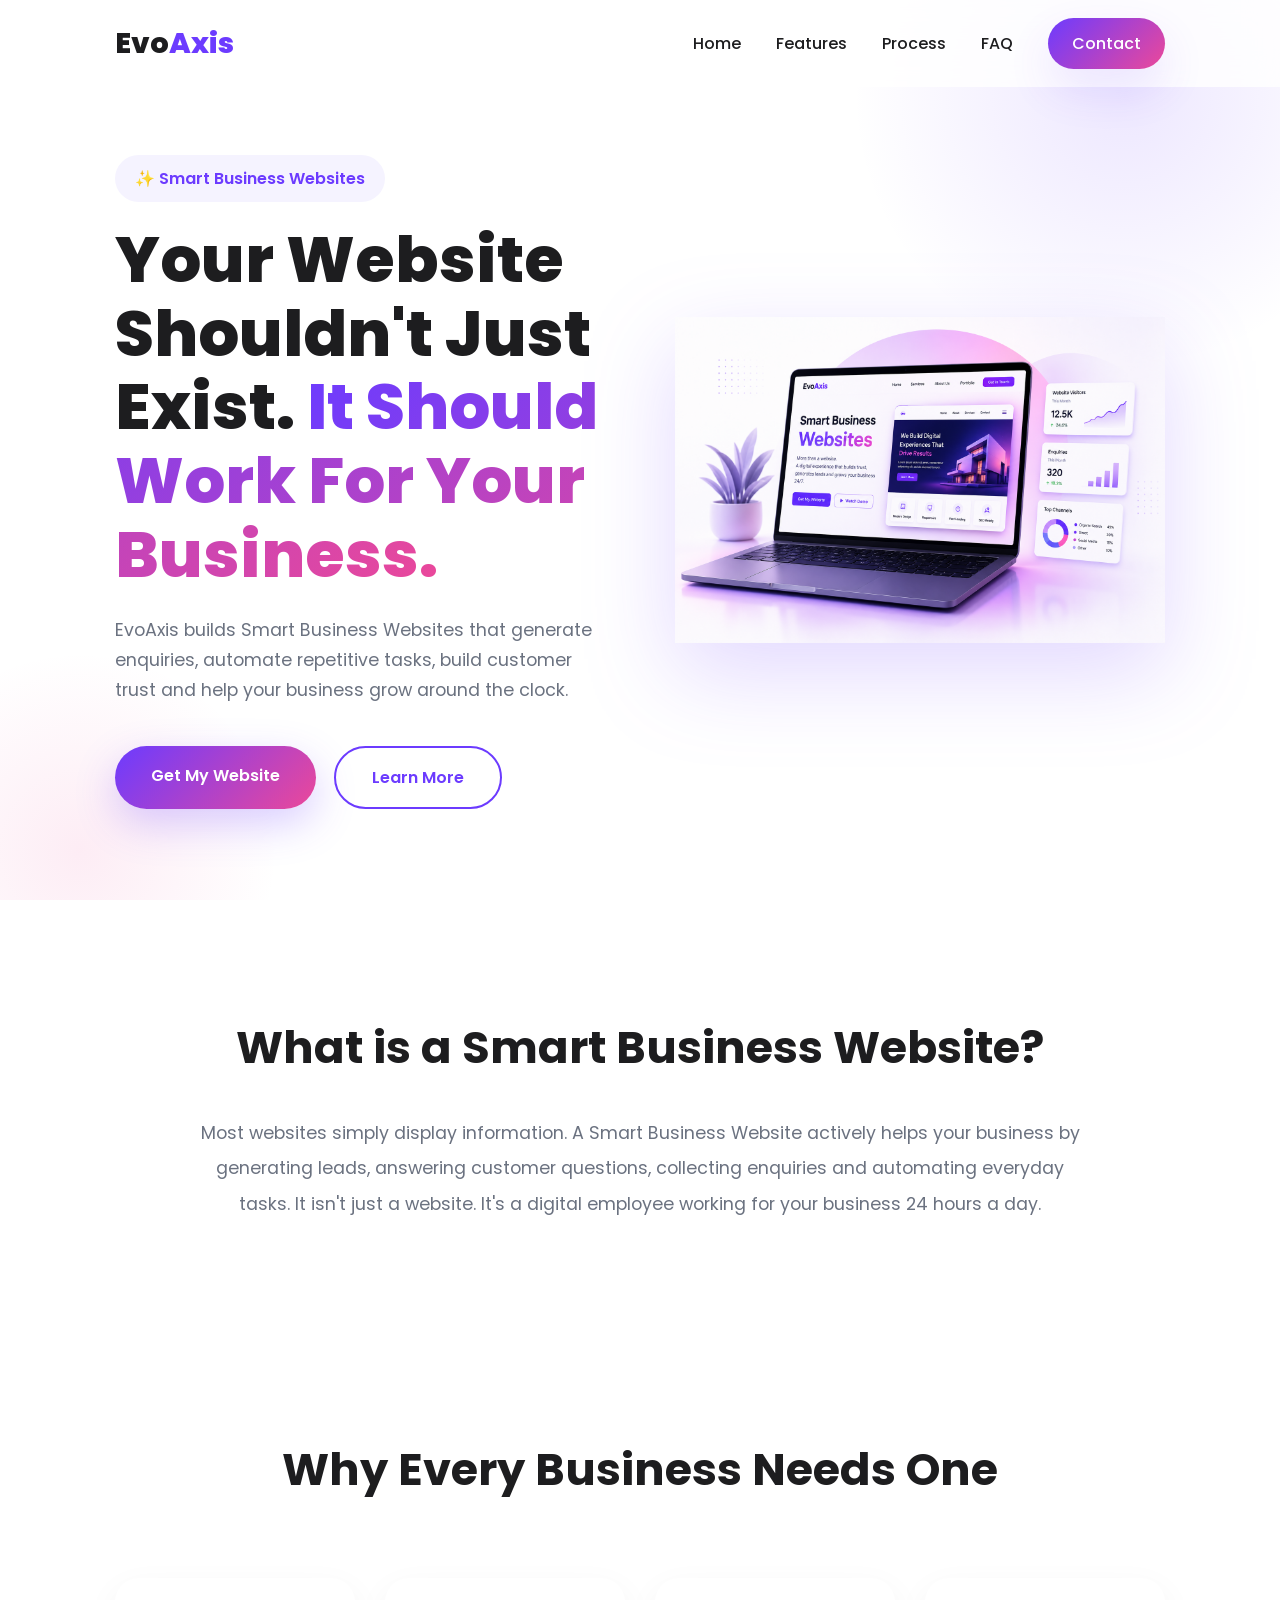
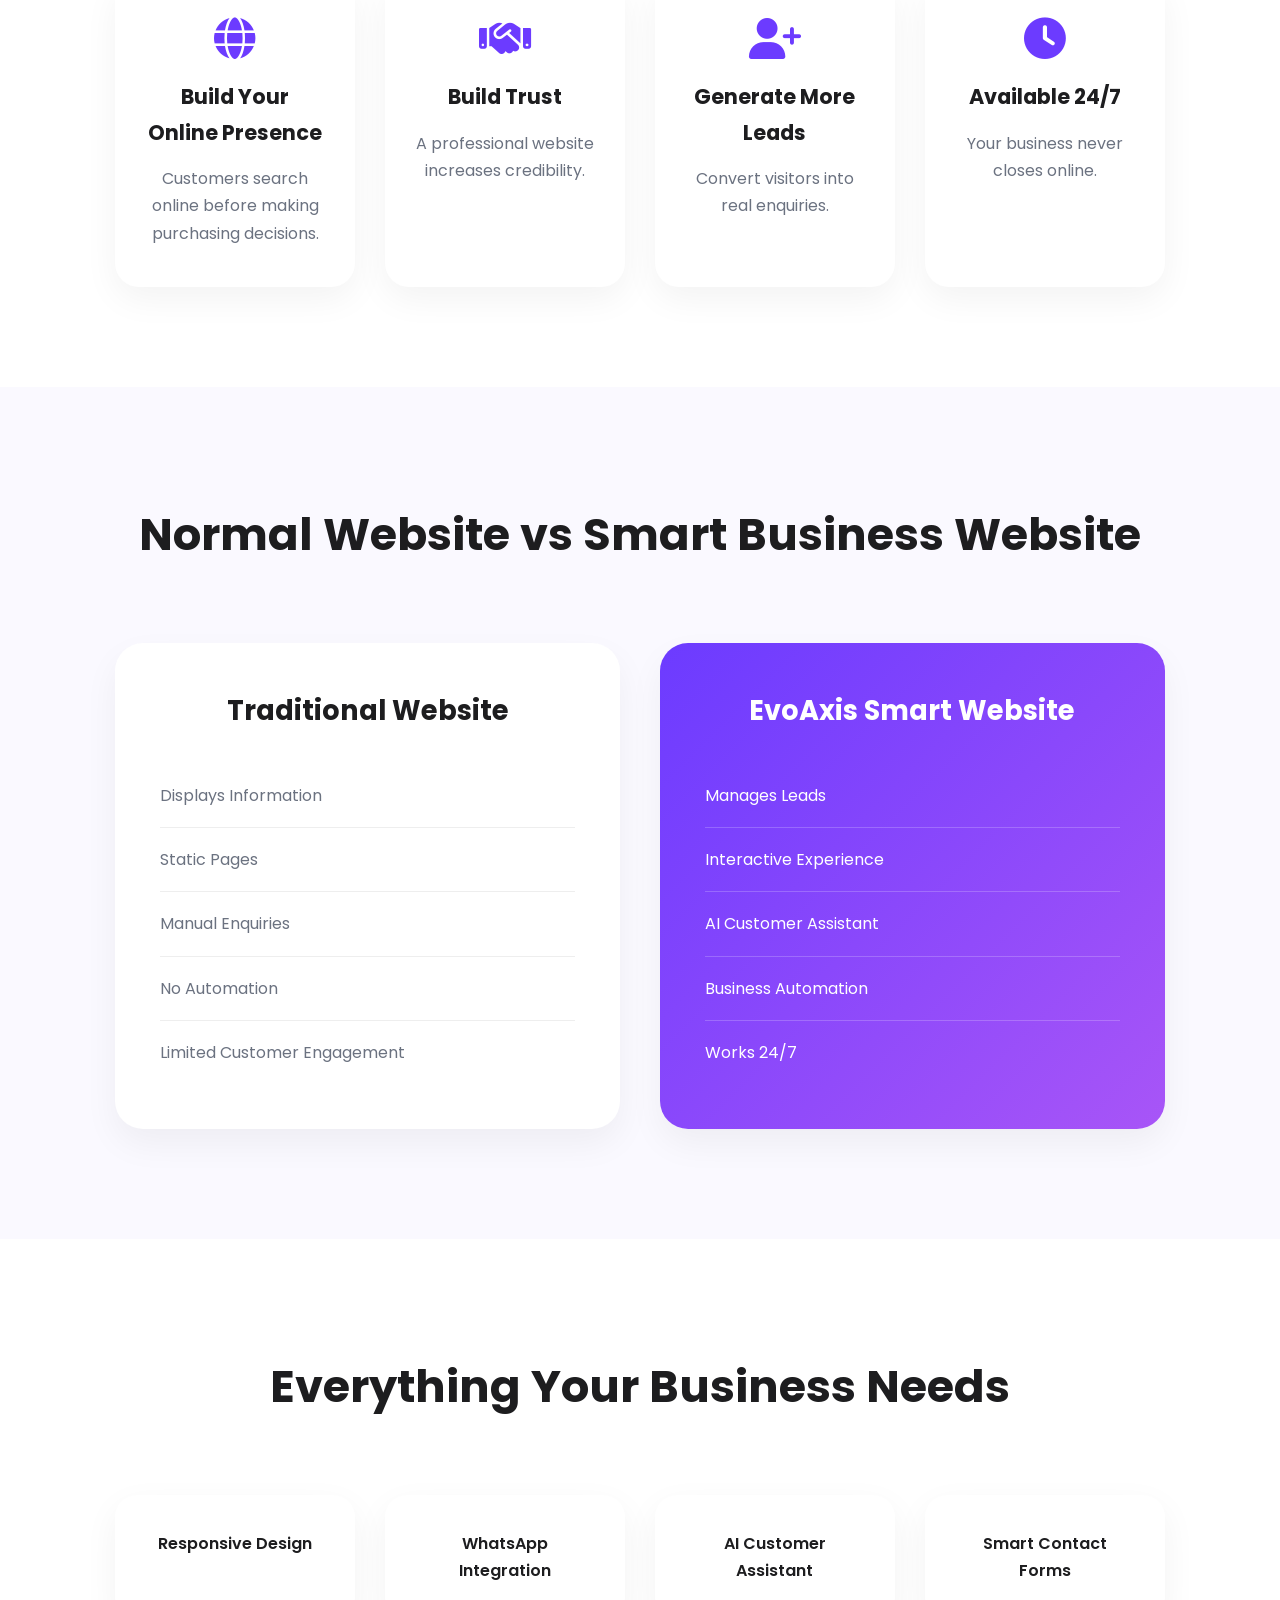
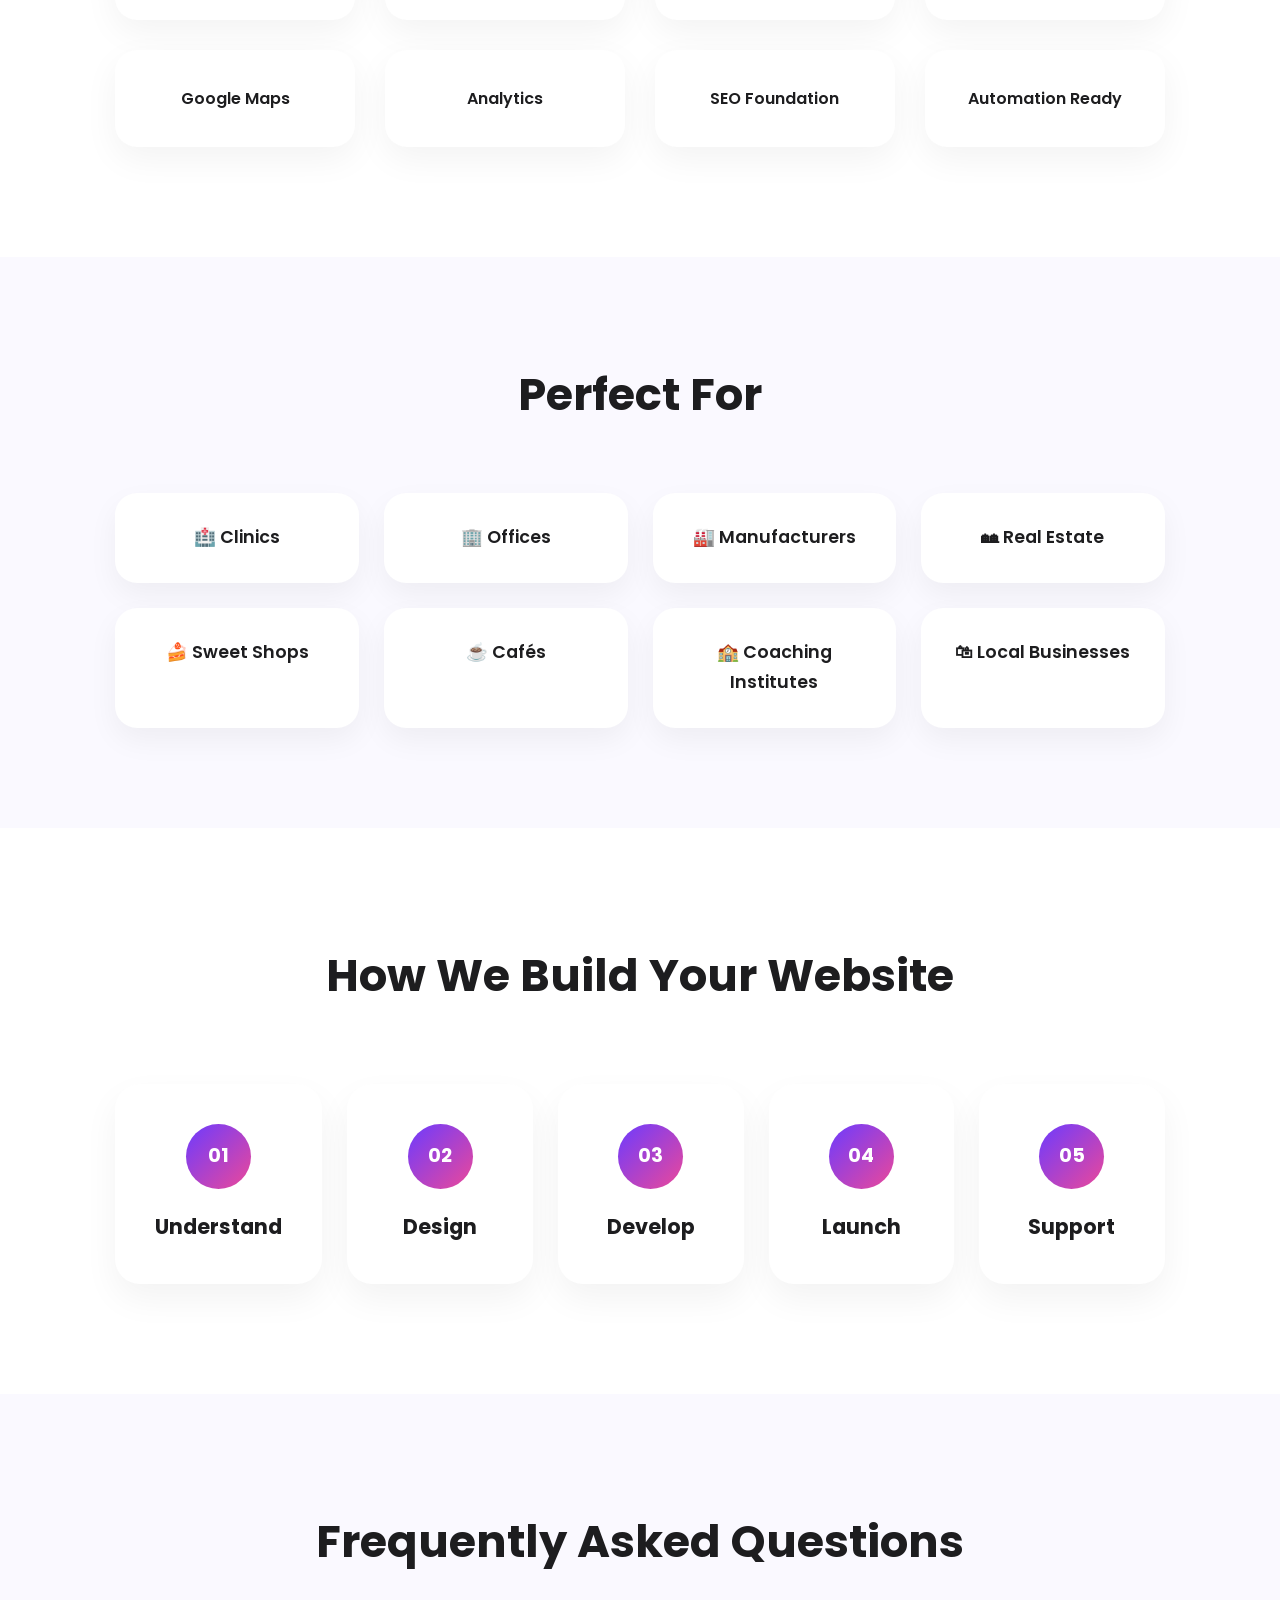
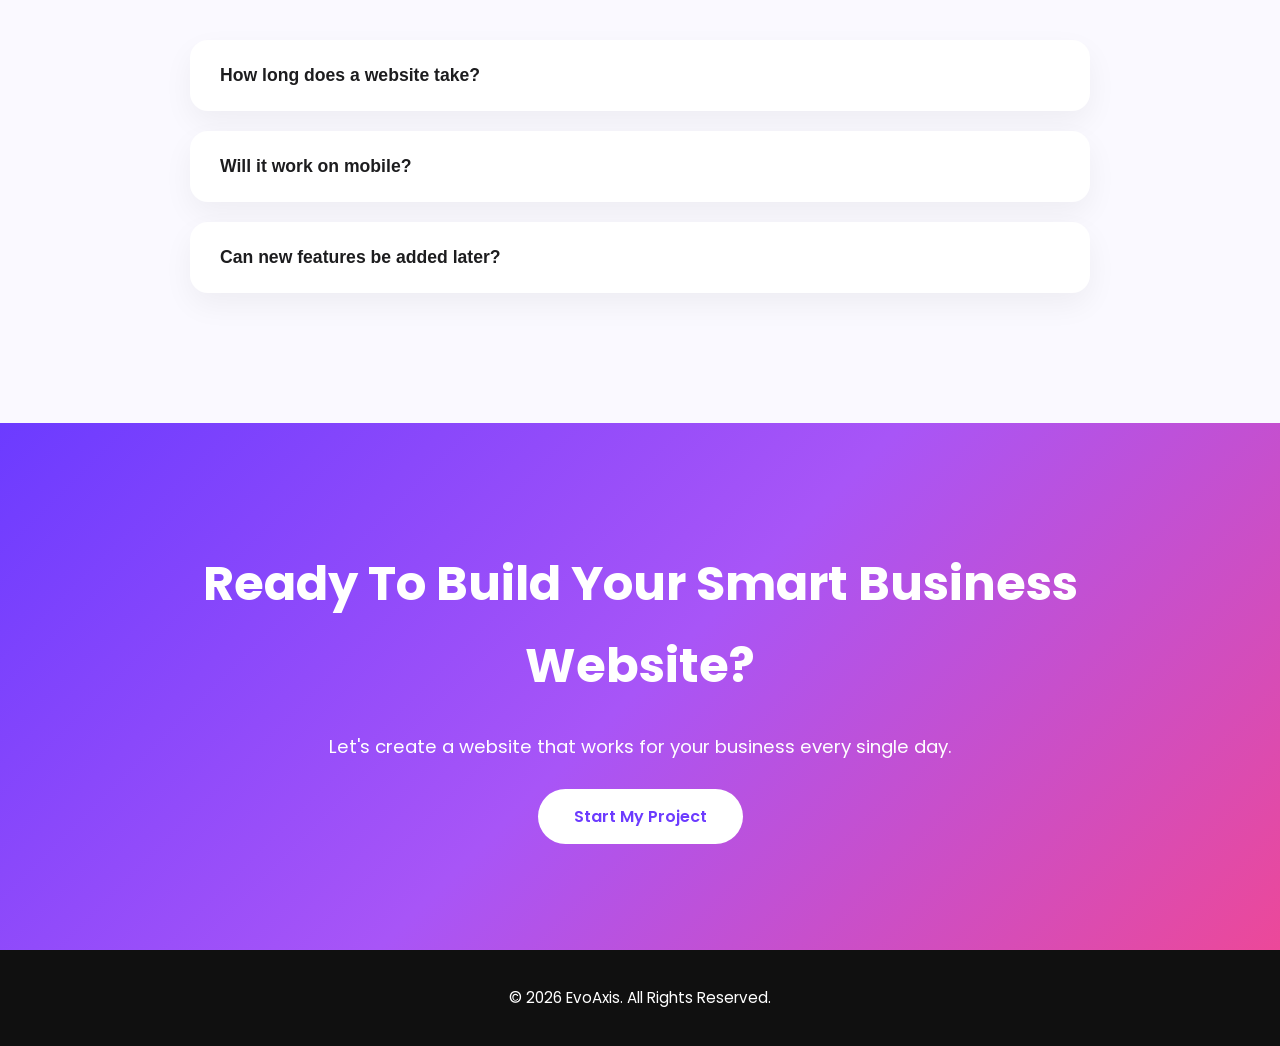
<file: website.html>
<!DOCTYPE html>
<html lang="en">

<head>

    <meta charset="UTF-8">
    <meta name="viewport" content="width=device-width, initial-scale=1.0">

    <title>Smart Business Websites | EvoAxis</title>

    <link rel="stylesheet" href="css/website.css">

    <link rel="preconnect" href="https://fonts.googleapis.com">

    <link rel="preconnect" href="https://fonts.gstatic.com" crossorigin>

    <link href="https://fonts.googleapis.com/css2?family=Poppins:wght@300;400;500;600;700;800&display=swap"
        rel="stylesheet">

    <link rel="stylesheet"
        href="https://cdnjs.cloudflare.com/ajax/libs/font-awesome/6.7.2/css/all.min.css">

</head>

<body>


    <!--=========================
            NAVBAR
    ==========================-->

    <header class="navbar">

        <a href="index.html" class="logo">

            Evo<span>Axis</span>

        </a>

        <nav>

            <a href="index.html">Home</a>
            <a href="#features">Features</a>
            <a href="#process">Process</a>
            <a href="#faq">FAQ</a>
            <a href="index.html#contact" class="contact-btn">Contact</a>

        </nav>

    </header>



    <!--=========================
            HERO
    ==========================-->

    <section class="hero">

        <div class="hero-content">

            <span class="badge">

                ✨ Smart Business Websites

            </span>

            <h1>

                Your Website
                Shouldn't Just Exist.

                <span>

                    It Should Work
                    For Your Business.

                </span>

            </h1>

            <p>

                EvoAxis builds Smart Business Websites that
                generate enquiries, automate repetitive tasks,
                build customer trust and help your business
                grow around the clock.

            </p>

            <div class="hero-buttons">

                <a href="index.html#contact" class="btn-primary">

                    Get My Website

                </a>

                <a href="#smart" class="btn-secondary">

                    Learn More

                </a>

            </div>

        </div>


        <div class="hero-image">

            <img src="assets/website.png"
                alt="Smart Website">

        </div>

    </section>



    <!--=========================
        WHAT IS SMART WEBSITE
    ==========================-->

    <section class="smart" id="smart">

        <h2>

            What is a Smart Business Website?

        </h2>

        <p>

            Most websites simply display information.

            A Smart Business Website actively helps your
            business by generating leads, answering customer
            questions, collecting enquiries and automating
            everyday tasks.

            It isn't just a website.

            It's a digital employee working for your business
            24 hours a day.

        </p>

    </section>




    <!--=========================
            BENEFITS
    ==========================-->

    <section class="benefits">

        <h2>

            Why Every Business Needs One

        </h2>

        <div class="benefit-grid">

            <div class="benefit-card">

                <i class="fa-solid fa-globe"></i>

                <h3>Build Your Online Presence</h3>

                <p>

                    Customers search online before making
                    purchasing decisions.

                </p>

            </div>


            <div class="benefit-card">

                <i class="fa-solid fa-handshake"></i>

                <h3>Build Trust</h3>

                <p>

                    A professional website increases
                    credibility.

                </p>

            </div>


            <div class="benefit-card">

                <i class="fa-solid fa-user-plus"></i>

                <h3>Generate More Leads</h3>

                <p>

                    Convert visitors into real enquiries.

                </p>

            </div>


            <div class="benefit-card">

                <i class="fa-solid fa-clock"></i>

                <h3>Available 24/7</h3>

                <p>

                    Your business never closes online.

                </p>

            </div>

        </div>

    </section>





    <!--=========================
        COMPARISON
    ==========================-->

    <section class="comparison">

        <h2>

            Normal Website
            vs
            Smart Business Website

        </h2>

        <div class="compare-table">

            <div class="compare-column">

                <h3>

                    Traditional Website

                </h3>

                <ul>

                    <li>Displays Information</li>

                    <li>Static Pages</li>

                    <li>Manual Enquiries</li>

                    <li>No Automation</li>

                    <li>Limited Customer Engagement</li>

                </ul>

            </div>


            <div class="compare-column featured">

                <h3>

                    EvoAxis Smart Website

                </h3>

                <ul>

                    <li>Manages Leads</li>

                    <li>Interactive Experience</li>

                    <li>AI Customer Assistant</li>

                    <li>Business Automation</li>

                    <li>Works 24/7</li>

                </ul>

            </div>

        </div>

    </section>






    <!--=========================
            FEATURES
    ==========================-->

    <section id="features" class="features">

        <h2>

            Everything Your Business Needs

        </h2>

        <div class="feature-grid">

            <div class="feature-card">

                Responsive Design

            </div>

            <div class="feature-card">

                WhatsApp Integration

            </div>

            <div class="feature-card">

                AI Customer Assistant

            </div>

            <div class="feature-card">

                Smart Contact Forms

            </div>

            <div class="feature-card">

                Google Maps

            </div>

            <div class="feature-card">

                Analytics

            </div>

            <div class="feature-card">

                SEO Foundation

            </div>

            <div class="feature-card">

                Automation Ready

            </div>

        </div>

    </section>






    <!--=========================
            PERFECT FOR
    ==========================-->

    <section class="businesses">

        <h2>

            Perfect For

        </h2>

        <div class="business-grid">

            <div>🏥 Clinics</div>

            <div>🏢 Offices</div>

            <div>🏭 Manufacturers</div>

            <div>🏘 Real Estate</div>

            <div>🍰 Sweet Shops</div>

            <div>☕ Cafés</div>

            <div>🏫 Coaching Institutes</div>

            <div>🛍 Local Businesses</div>

        </div>

    </section>






    <!--=========================
            PROCESS
    ==========================-->

    <section class="process" id="process">

        <h2>

            How We Build Your Website

        </h2>

        <div class="timeline">

            <div class="step">

                <span>01</span>

                <h3>

                    Understand

                </h3>

            </div>

            <div class="step">

                <span>02</span>

                <h3>

                    Design

                </h3>

            </div>

            <div class="step">

                <span>03</span>

                <h3>

                    Develop

                </h3>

            </div>

            <div class="step">

                <span>04</span>

                <h3>

                    Launch

                </h3>

            </div>

            <div class="step">

                <span>05</span>

                <h3>

                    Support

                </h3>

            </div>

        </div>

    </section>






    <!--=========================
            FAQ
    ==========================-->

    <section id="faq" class="faq">

        <h2>

            Frequently Asked Questions

        </h2>

        <div class="faq-container">

            <div class="faq-item">

                <button class="faq-question">

                    How long does a website take?

                </button>

                <div class="faq-answer">

                    Usually between 5–10 business days depending on requirements.

                </div>

            </div>

            <div class="faq-item">

                <button class="faq-question">

                    Will it work on mobile?

                </button>

                <div class="faq-answer">

                    Yes. Every EvoAxis website is fully responsive.

                </div>

            </div>

            <div class="faq-item">

                <button class="faq-question">

                    Can new features be added later?

                </button>

                <div class="faq-answer">

                    Absolutely. Your website can grow alongside your business.

                </div>

            </div>

        </div>

    </section>






    <!--=========================
            CTA
    ==========================-->

    <section class="cta">

        <h2>

            Ready To Build
            Your Smart Business Website?

        </h2>

        <p>

            Let's create a website that works for your
            business every single day.

        </p>

        <a href="index.html#contact"
            class="btn-primary">

            Start My Project

        </a>

    </section>





    <!--=========================
            FOOTER
    ==========================-->

    <footer>

        © 2026 EvoAxis.
        All Rights Reserved.

    </footer>

    <script src="js/website.js"></script>

</body>

</html>
</file>
<file: css/chat.css>
/*=====================================
            RESET
=====================================*/

*{

    margin:0;

    padding:0;

    box-sizing:border-box;

    scroll-behavior:smooth;

    font-family:'Poppins',sans-serif;

}


/*=====================================
            ROOT
=====================================*/

:root{

    --primary:#7C3AED;

    --secondary:#EC4899;

    --accent:#38BDF8;

    --dark:#111827;

    --text:#6B7280;

    --light:#F8FAFC;

    --white:#ffffff;

}


/*=====================================
            BODY
=====================================*/

body{

    background:linear-gradient(135deg,#ffffff,#faf7ff,#f4fbff);

    color:var(--dark);

    overflow-x:hidden;

    line-height:1.7;

}


/*=====================================
            SCROLLBAR
=====================================*/

::-webkit-scrollbar{

    width:10px;

}

::-webkit-scrollbar-thumb{

    background:linear-gradient(

    var(--primary),

    var(--secondary)

    );

    border-radius:50px;

}


/*=====================================
            NAVBAR
=====================================*/

.navbar{

    position:fixed;

    top:0;

    left:0;

    width:100%;

    padding:20px 8%;

    display:flex;

    justify-content:space-between;

    align-items:center;

    background:rgba(255,255,255,.82);

    backdrop-filter:blur(18px);

    z-index:1000;

    transition:.35s;

}

.logo{

    font-size:34px;

    font-weight:800;

    color:var(--primary);

}

nav ul{

    display:flex;

    list-style:none;

    gap:38px;

}

nav a{

    text-decoration:none;

    color:var(--dark);

    font-weight:600;

    transition:.3s;

}

nav a:hover,

nav a.active{

    color:var(--primary);

}

.btn-nav{

    text-decoration:none;

    padding:15px 34px;

    border-radius:50px;

    background:linear-gradient(

    135deg,

    var(--primary),

    var(--secondary)

    );

    color:#fff;

    font-weight:600;

    box-shadow:0 20px 40px rgba(124,58,237,.20);

}


/*=====================================
            HERO
=====================================*/

.hero{

    min-height:100vh;

    display:grid;

    grid-template-columns:1fr 1fr;

    align-items:center;

    gap:80px;

    padding:150px 8% 80px;

    position:relative;

    overflow:hidden;

}

.hero-content{

    position:relative;

    z-index:2;

}

.badge{

    display:inline-block;

    padding:12px 24px;

    border-radius:40px;

    background:rgba(124,58,237,.08);

    color:var(--primary);

    font-size:15px;

    font-weight:700;

    margin-bottom:28px;

}

.hero h1{

    font-size:68px;

    line-height:1.08;

    margin-bottom:25px;

}

.hero p{

    font-size:19px;

    color:var(--text);

    max-width:620px;

    margin-bottom:40px;

}

.hero-buttons{

    display:flex;

    gap:18px;

    flex-wrap:wrap;

}

.btn-primary{

    text-decoration:none;

    padding:16px 36px;

    border-radius:50px;

    background:linear-gradient(

    135deg,

    var(--primary),

    var(--secondary)

    );

    color:#fff;

    font-weight:600;

    box-shadow:0 18px 40px rgba(124,58,237,.20);

    transition:.35s;

}

.btn-secondary{

    text-decoration:none;

    padding:16px 36px;

    border-radius:50px;

    border:2px solid rgba(124,58,237,.12);

    background:#fff;

    color:var(--primary);

    font-weight:600;

    transition:.35s;

}

.btn-primary:hover,

.btn-secondary:hover,

.btn-nav:hover{

    transform:translateY(-4px);

}


/*=====================================
            HERO IMAGE
=====================================*/

.hero-image{

    display:flex;

    justify-content:center;

    align-items:center;

    position:relative;

}

.hero-image img{

    width:100%;

    max-width:560px;

    animation:float 6s ease-in-out infinite;

}


/*=====================================
        BACKGROUND GLOW
=====================================*/

.circle1{

    position:absolute;

    width:420px;

    height:420px;

    border-radius:50%;

    background:rgba(124,58,237,.12);

    filter:blur(120px);

    top:-100px;

    right:-120px;

}

.circle2{

    position:absolute;

    width:340px;

    height:340px;

    border-radius:50%;

    background:rgba(56,189,248,.10);

    filter:blur(110px);

    left:-80px;

    bottom:40px;

}


/*=====================================
            ABOUT
=====================================*/

.about{

    padding:120px 8%;

    text-align:center;

}

.about h2{

    font-size:48px;

    margin-bottom:30px;

}

.about p{

    max-width:900px;

    margin:auto;

    font-size:18px;

    color:var(--text);

}


/*=====================================
            FLOAT
=====================================*/

@keyframes float{

    0%,100%{

        transform:translateY(0);

    }

    50%{

        transform:translateY(-18px);

    }

}
/*=====================================
            FEATURES
=====================================*/

.features{

    padding:120px 8%;

}

.features h2{

    text-align:center;

    font-size:48px;

    margin-bottom:70px;

}

.feature-grid{

    display:grid;

    grid-template-columns:repeat(auto-fit,minmax(280px,1fr));

    gap:30px;

}

.feature-card{

    background:#fff;

    border-radius:26px;

    padding:40px 35px;

    text-align:center;

    border:1px solid rgba(124,58,237,.08);

    box-shadow:0 15px 40px rgba(17,24,39,.05);

    transition:.35s;

}

.feature-card:hover{

    transform:translateY(-10px);

    box-shadow:0 25px 55px rgba(124,58,237,.12);

    border-color:rgba(124,58,237,.18);

}

.feature-card .icon{

    width:85px;

    height:85px;

    margin:0 auto 25px;

    display:flex;

    align-items:center;

    justify-content:center;

    border-radius:22px;

    background:linear-gradient(
    135deg,
    rgba(124,58,237,.12),
    rgba(236,72,153,.12)
    );

    font-size:42px;

}

.feature-card h3{

    font-size:28px;

    margin-bottom:15px;

    color:var(--dark);

}

.feature-card p{

    font-size:17px;

    color:var(--text);

}


/*=====================================
        WHY CHOOSE AI
=====================================*/

.trust{

    padding:120px 8%;

    text-align:center;

}

.trust h2{

    font-size:48px;

    margin-bottom:70px;

}

.trust-grid{

    display:grid;

    grid-template-columns:repeat(auto-fit,minmax(230px,1fr));

    gap:30px;

}

.trust-card{

    background:linear-gradient(
    135deg,
    #ffffff,
    #faf7ff
    );

    border-radius:24px;

    padding:45px 30px;

    border:1px solid rgba(124,58,237,.08);

    box-shadow:0 15px 40px rgba(17,24,39,.05);

    transition:.35s;

}

.trust-card:hover{

    transform:translateY(-10px);

    box-shadow:0 25px 55px rgba(124,58,237,.12);

}

.trust-card{

    font-size:22px;

    font-weight:700;

}


/*=====================================
            INDUSTRIES
=====================================*/

.industries{

    padding:120px 8%;

}

.industries h2{

    text-align:center;

    font-size:48px;

    margin-bottom:70px;

}

.industry-grid{

    display:grid;

    grid-template-columns:repeat(auto-fit,minmax(220px,1fr));

    gap:28px;

}

.industry-card{

    background:#fff;

    border-radius:22px;

    padding:35px;

    text-align:center;

    font-size:24px;

    font-weight:600;

    border:1px solid rgba(124,58,237,.08);

    box-shadow:0 12px 35px rgba(17,24,39,.05);

    transition:.35s;

}

.industry-card:hover{

    transform:translateY(-8px);

    color:var(--primary);

}


/*=====================================
            PROCESS
=====================================*/

.process{

    padding:120px 8%;

    text-align:center;

}

.process h2{

    font-size:48px;

    margin-bottom:70px;

}

.steps{

    display:grid;

    grid-template-columns:repeat(auto-fit,minmax(250px,1fr));

    gap:30px;

}

.step{

    background:#fff;

    padding:45px 30px;

    border-radius:26px;

    border:1px solid rgba(124,58,237,.08);

    box-shadow:0 15px 40px rgba(17,24,39,.05);

    transition:.35s;

}

.step:hover{

    transform:translateY(-10px);

    box-shadow:0 25px 55px rgba(124,58,237,.12);

}

.step span{

    width:75px;

    height:75px;

    margin:0 auto 25px;

    display:flex;

    align-items:center;

    justify-content:center;

    border-radius:50%;

    background:linear-gradient(
    135deg,
    var(--primary),
    var(--secondary)
    );

    color:#fff;

    font-size:28px;

    font-weight:700;

}
/*=====================================
                FAQ
=====================================*/

.faq{

    padding:120px 8%;

}

.faq h2{

    text-align:center;

    font-size:48px;

    margin-bottom:70px;

}

.faq-item{

    max-width:900px;

    margin:20px auto;

    background:#fff;

    border-radius:22px;

    border:1px solid rgba(124,58,237,.08);

    box-shadow:0 15px 40px rgba(17,24,39,.05);

    overflow:hidden;

    transition:.35s;

}

.faq-item:hover{

    border-color:rgba(124,58,237,.18);

}

.faq-question{

    width:100%;

    border:none;

    background:none;

    cursor:pointer;

    padding:24px 30px;

    text-align:left;

    font-size:20px;

    font-weight:600;

    color:var(--dark);

}

.faq-answer{

    max-height:0;

    overflow:hidden;

    padding:0 30px;

    transition:.4s ease;

    color:var(--text);

}

.faq-item.active .faq-answer{

    max-height:220px;

    padding:0 30px 25px;

}


/*=====================================
                CTA
=====================================*/

.cta{

    padding:130px 8%;

    text-align:center;

    background:linear-gradient(

        135deg,

        rgba(124,58,237,.06),

        rgba(236,72,153,.06),

        rgba(56,189,248,.06)

    );

}

.cta h2{

    font-size:54px;

    margin-bottom:20px;

}

.cta p{

    max-width:750px;

    margin:0 auto 40px;

    font-size:18px;

    color:var(--text);

}


/*=====================================
                FOOTER
=====================================*/

footer{

    background:#111827;

    color:#fff;

    text-align:center;

    padding:70px 8%;

}

footer h3{

    font-size:34px;

    margin-bottom:18px;

}

footer p{

    opacity:.8;

    margin:8px 0;

}


/*=====================================
            REVEAL
=====================================*/

.reveal{

    opacity:0;

    transform:translateY(60px);

    transition:.9s ease;

}

.reveal.active{

    opacity:1;

    transform:translateY(0);

}


/*=====================================
            UTILITIES
=====================================*/

img{

    max-width:100%;

    display:block;

    user-select:none;

}

::selection{

    background:var(--primary);

    color:#fff;

}


/*=====================================
            RESPONSIVE
=====================================*/

@media(max-width:992px){

    .hero{

        grid-template-columns:1fr;

        text-align:center;

    }

    .hero-buttons{

        justify-content:center;

    }

    nav{

        display:none;

    }

    .hero h1{

        font-size:48px;

    }

    .about h2,
    .features h2,
    .trust h2,
    .industries h2,
    .process h2,
    .faq h2{

        font-size:40px;

    }

    .cta h2{

        font-size:42px;

    }

}

@media(max-width:768px){

    section{

        padding:90px 7%;

    }

    .hero{

        padding-top:140px;

    }

    .hero h1{

        font-size:38px;

    }

    .about h2,
    .features h2,
    .trust h2,
    .industries h2,
    .process h2,
    .faq h2{

        font-size:34px;

    }

}

@media(max-width:480px){

    .hero h1{

        font-size:32px;

    }

    .btn-primary,
    .btn-secondary{

        width:100%;

        text-align:center;

    }

    .feature-card{

        padding:35px 25px;

    }

}


/*=====================================
            PAGE LOAD
=====================================*/

.loaded{

    animation:fadeIn .8s ease;

}

@keyframes fadeIn{

    from{

        opacity:0;

        transform:translateY(20px);

    }

    to{

        opacity:1;

        transform:translateY(0);

    }

}
</file>
<file: css/digital.css>
/*=====================================
        RESET & GLOBAL
======================================*/

*{

    margin:0;
    padding:0;
    box-sizing:border-box;
    scroll-behavior:smooth;

}

body{

    font-family:'Poppins',sans-serif;

    background:#ffffff;

    color:#1f2937;

    line-height:1.7;

    overflow-x:hidden;

}

:root{

    --primary:#7C3AED;
    --secondary:#EC4899;
    --accent:#38BDF8;

    --text:#1F2937;
    --light:#6B7280;

    --white:#ffffff;

    --shadow:
    0 20px 50px rgba(124,58,237,.12);

}


/*=====================================
            SCROLLBAR
======================================*/

::-webkit-scrollbar{

    width:10px;

}

::-webkit-scrollbar-track{

    background:#f5f5f5;

}

::-webkit-scrollbar-thumb{

    border-radius:20px;

    background:

    linear-gradient(

    180deg,

    var(--primary),

    var(--secondary),

    var(--accent)

    );

}


/*=====================================
            NAVBAR
======================================*/

.navbar{

    position:fixed;

    top:0;
    left:0;

    width:100%;

    display:flex;

    justify-content:space-between;

    align-items:center;

    padding:18px 9%;

    background:rgba(255,255,255,.80);

    backdrop-filter:blur(18px);

    z-index:1000;

    transition:.35s;

}

.logo{

    text-decoration:none;

    font-size:1.9rem;

    font-weight:800;

    color:var(--text);

}

.logo span{

    background:

    linear-gradient(

    135deg,

    var(--primary),

    var(--secondary),

    var(--accent));

    -webkit-background-clip:text;

    -webkit-text-fill-color:transparent;

}

nav{

    display:flex;

    gap:34px;

}

nav a{

    text-decoration:none;

    color:var(--text);

    font-weight:500;

    transition:.3s;

}

nav a:hover{

    color:var(--primary);

}

.contact-btn{

    text-decoration:none;

    color:white;

    padding:14px 30px;

    border-radius:50px;

    background:

    linear-gradient(

    135deg,

    var(--primary),

    var(--secondary));

    box-shadow:var(--shadow);

    transition:.35s;

}

.contact-btn:hover{

    transform:translateY(-4px);

}


/*=====================================
                HERO
======================================*/

.hero{

    position:relative;

    display:flex;

    justify-content:space-between;

    align-items:center;

    gap:70px;

    min-height:100vh;
    <div class="circle1"></div>
<div class="circle2"></div> 

    padding:

    160px 9%
    100px;

    overflow:hidden;

}


/*=====================================
        BACKGROUND EFFECTS
======================================*/

.hero::before{

    content:"";

    position:absolute;

    width:620px;

    height:620px;

    top:-220px;

    right:-180px;

    border-radius:50%;

    background:

    radial-gradient(

    rgba(124,58,237,.14),

    transparent 72%);

    z-index:-2;

}

.hero::after{

    content:"";

    position:absolute;

    width:500px;

    height:500px;

    left:-150px;

    bottom:-180px;

    border-radius:50%;

    background:

    radial-gradient(

    rgba(56,189,248,.12),

    transparent 72%);

    z-index:-2;

}


/*=====================================
        FLOATING CIRCLES
======================================*/

.hero .circle1{

    position:absolute;

    width:140px;

    height:140px;

    border-radius:50%;

    background:

    rgba(236,72,153,.08);

    top:140px;

    right:18%;

    filter:blur(5px);

}

.hero .circle2{

    position:absolute;

    width:90px;

    height:90px;

    border-radius:50%;

    background:

    rgba(56,189,248,.12);

    bottom:140px;

    left:12%;

}


/*=====================================
        HERO CONTENT
======================================*/

.hero-content{

    flex:1;

}

.badge{

    display:inline-block;

    padding:10px 24px;

    border-radius:50px;

    background:#F5F3FF;

    color:var(--primary);

    font-weight:600;

    margin-bottom:25px;

}

.hero h1{

    font-size:4.2rem;

    line-height:1.08;

    font-weight:800;

    margin-bottom:28px;

}

.hero h1 span{

    background:

    linear-gradient(

    135deg,

    var(--primary),

    var(--secondary),

    var(--accent));

    -webkit-background-clip:text;

    -webkit-text-fill-color:transparent;

}

.hero p{

    font-size:1.08rem;

    color:var(--light);

    max-width:650px;

    margin-bottom:42px;

}


/*=====================================
            BUTTONS
======================================*/

.hero-buttons{

    display:flex;

    gap:18px;

}

.btn-primary{

    text-decoration:none;

    color:white;

    padding:16px 34px;

    border-radius:50px;

    font-weight:600;

    background:

    linear-gradient(

    135deg,

    var(--primary),

    var(--secondary),

    var(--accent));

    box-shadow:

    0 18px 40px rgba(124,58,237,.22);

    transition:.35s;

}

.btn-primary:hover{

    transform:translateY(-6px);

}

.btn-secondary{

    text-decoration:none;

    color:var(--primary);

    padding:16px 34px;

    border-radius:50px;

    border:2px solid var(--primary);

    font-weight:600;

    transition:.35s;

}

.btn-secondary:hover{

    background:var(--primary);

    color:white;

}


/*=====================================
        HERO IMAGE
======================================*/

.hero-image{

    flex:1;

    display:flex;

    justify-content:center;

    align-items:center;

}

.hero-image img{

    width:100%;

    max-width:700px;

    animation:float 6s ease-in-out infinite;

    filter:

    drop-shadow(

    0 30px 50px rgba(124,58,237,.18));

}


/*=====================================
            ABOUT
======================================*/

.about{

    padding:120px 10%;

    text-align:center;

}

.about h2{

    font-size:2.9rem;

    margin-bottom:28px;

}

.about p{

    max-width:920px;

    margin:auto;

    color:var(--light);

    line-height:2;

}


/*=====================================
        FLOAT ANIMATION
======================================*/

@keyframes float{

    0%{

        transform:translateY(0);

    }

    50%{

        transform:translateY(-18px);

    }

    100%{

        transform:translateY(0);

    }

}
/*=====================================
            BENEFITS
======================================*/

.benefits{

    padding:120px 9%;

    position:relative;

}

.benefits h2{

    text-align:center;

    font-size:2.9rem;

    margin-bottom:70px;

}

.benefit-grid{

    display:grid;

    grid-template-columns:repeat(4,1fr);

    gap:30px;

}

.benefit-card{

    background:rgba(255,255,255,.75);

    backdrop-filter:blur(18px);

    border:1px solid rgba(255,255,255,.5);

    border-radius:30px;

    padding:40px 30px;

    text-align:center;

    transition:.4s;

    box-shadow:0 15px 35px rgba(0,0,0,.05);

    position:relative;

    overflow:hidden;

}

.benefit-card::before{

    content:"";

    position:absolute;

    top:0;

    left:0;

    width:100%;

    height:5px;

    background:linear-gradient(

        90deg,

        var(--primary),

        var(--secondary),

        var(--accent)

    );

}

.benefit-card:hover{

    transform:translateY(-12px);

    box-shadow:

    0 30px 60px rgba(124,58,237,.15);

}

.benefit-card i{

    font-size:3rem;

    margin-bottom:22px;

    background:linear-gradient(

        135deg,

        var(--primary),

        var(--secondary),

        var(--accent)

    );

    -webkit-background-clip:text;

    -webkit-text-fill-color:transparent;

}

.benefit-card h3{

    margin-bottom:15px;

}

.benefit-card p{

    color:var(--light);

}


/*=====================================
        COMPARISON
======================================*/

.comparison{

    padding:120px 9%;

    background:#fafbff;

}

.comparison h2{

    text-align:center;

    font-size:2.9rem;

    margin-bottom:70px;

}

.compare-table{

    display:grid;

    grid-template-columns:repeat(2,1fr);

    gap:35px;

}

.compare-column{

    background:white;

    border-radius:30px;

    padding:45px;

    box-shadow:0 20px 40px rgba(0,0,0,.05);

}

.compare-column h3{

    text-align:center;

    margin-bottom:30px;

}

.compare-column ul{

    list-style:none;

}

.compare-column li{

    padding:18px 0;

    border-bottom:1px solid #ececec;

    display:flex;

    align-items:center;

    gap:12px;

    color:var(--light);

}

.compare-column li:last-child{

    border:none;

}

.compare-column li::before{

    content:"✦";

    color:var(--secondary);

    font-size:1rem;

}

.featured{

    background:

    linear-gradient(

        135deg,

        var(--primary),

        var(--secondary),

        var(--accent)

    );

    color:white;

}

.featured h3{

    color:white;

}

.featured li{

    color:white;

    border-bottom:1px solid rgba(255,255,255,.2);

}

.featured li::before{

    color:white;

}


/*=====================================
    TRANSFORMATION FRAMEWORK
======================================*/

.framework{

    padding:130px 9%;

}

.framework h2{

    text-align:center;

    font-size:2.9rem;

    margin-bottom:80px;

}

.timeline{

    display:grid;

    grid-template-columns:repeat(5,1fr);

    gap:25px;

    position:relative;

}

.timeline::before{

    content:"";

    position:absolute;

    left:10%;

    top:38px;

    width:80%;

    height:4px;

    border-radius:20px;

    background:

    linear-gradient(

        90deg,

        var(--primary),

        var(--secondary),

        var(--accent)

    );

}

.step{

    position:relative;

    z-index:2;

    background:white;

    border-radius:28px;

    padding:35px 25px;

    text-align:center;

    box-shadow:0 15px 35px rgba(0,0,0,.05);

    transition:.4s;

}

.step:hover{

    transform:translateY(-10px);

    box-shadow:0 25px 50px rgba(124,58,237,.14);

}

.step span{

    width:75px;

    height:75px;

    margin:auto;

    margin-bottom:20px;

    border-radius:50%;

    display:flex;

    justify-content:center;

    align-items:center;

    font-size:1.2rem;

    font-weight:700;

    color:white;

    background:

    linear-gradient(

        135deg,

        var(--primary),

        var(--secondary),

        var(--accent)

    );

}

.step h3{

    font-size:1.2rem;

}


/*=====================================
            PROCESS
======================================*/

.process{

    padding:120px 9%;

    background:#fafbff;

}

.process h2{

    text-align:center;

    font-size:2.9rem;

    margin-bottom:70px;

}

.process .timeline{

    grid-template-columns:repeat(6,1fr);

}

.process .timeline::before{

    width:84%;

    left:8%;

}
/*=====================================
                FAQ
======================================*/

.faq{

    padding:120px 9%;

    position:relative;

}

.faq h2{

    text-align:center;

    font-size:2.9rem;

    margin-bottom:70px;

}

.faq-container{

    max-width:900px;

    margin:auto;

}

.faq-item{

    background:rgba(255,255,255,.75);

    backdrop-filter:blur(20px);

    border-radius:24px;

    margin-bottom:20px;

    overflow:hidden;

    border:1px solid rgba(255,255,255,.4);

    box-shadow:0 15px 35px rgba(0,0,0,.05);

    transition:.35s;

}

.faq-item:hover{

    transform:translateY(-5px);

    box-shadow:0 25px 50px rgba(124,58,237,.15);

}

.faq-question{

    width:100%;

    background:none;

    border:none;

    padding:24px 30px;

    text-align:left;

    font-size:1.08rem;

    font-weight:600;

    cursor:pointer;

    color:var(--text);

}

.faq-answer{

    max-height:0;

    overflow:hidden;

    padding:0 30px;

    color:var(--light);

    transition:.4s ease;

}

.faq-item.active .faq-answer{

    max-height:250px;

    padding:0 30px 25px;

}


/*=====================================
                CTA
======================================*/

.cta{

    position:relative;

    overflow:hidden;

    text-align:center;

    color:white;

    padding:140px 9%;

    background:

    linear-gradient(

        135deg,

        var(--primary),

        var(--secondary),

        var(--accent)

    );

}

.cta::before{

    content:"";

    position:absolute;

    width:700px;

    height:700px;

    top:-320px;

    right:-250px;

    border-radius:50%;

    background:

    radial-gradient(

        rgba(255,255,255,.18),

        transparent 70%

    );

}

.cta::after{

    content:"";

    position:absolute;

    width:500px;

    height:500px;

    bottom:-180px;

    left:-180px;

    border-radius:50%;

    background:

    radial-gradient(

        rgba(255,255,255,.12),

        transparent 70%

    );

}

.cta h2{

    position:relative;

    font-size:3rem;

    margin-bottom:25px;

}

.cta p{

    position:relative;

    max-width:720px;

    margin:auto;

    margin-bottom:40px;

}

.cta .btn-primary{

    position:relative;

    background:white;

    color:var(--primary);

    box-shadow:none;

}

.cta .btn-primary:hover{

    transform:translateY(-6px);

}


/*=====================================
            FOOTER
======================================*/

footer{

    padding:35px;

    text-align:center;

    color:white;

    background:#17142b;

}


/*=====================================
        DECORATIVE BLOBS
======================================*/

.benefits,
.framework,
.process,
.faq{

    position:relative;

    overflow:hidden;

}

.benefits::after{

    content:"";

    position:absolute;

    width:420px;

    height:420px;

    border-radius:50%;

    background:

    radial-gradient(

        rgba(236,72,153,.08),

        transparent 70%

    );

    right:-150px;

    top:80px;

}

.framework::before{

    content:"";

    position:absolute;

    width:450px;

    height:450px;

    border-radius:50%;

    background:

    radial-gradient(

        rgba(56,189,248,.10),

        transparent 70%

    );

    left:-180px;

    bottom:-150px;

}

.process::after{

    content:"";

    position:absolute;

    width:380px;

    height:380px;

    border-radius:50%;

    background:

    radial-gradient(

        rgba(124,58,237,.08),

        transparent 70%

    );

    right:-120px;

    bottom:-120px;

}


/*=====================================
        SCROLL REVEAL
======================================*/

.reveal{

    opacity:0;

    transform:translateY(60px);

    transition:

    opacity .9s ease,

    transform .9s ease;

}

.reveal.active{

    opacity:1;

    transform:translateY(0);

}


/*=====================================
        ACTIVE NAV
======================================*/

nav a.active{

    color:var(--primary);

    font-weight:600;

}


/*=====================================
        RESPONSIVE
======================================*/

@media(max-width:1200px){

.benefit-grid{

    grid-template-columns:repeat(2,1fr);

}

.timeline{

    grid-template-columns:repeat(3,1fr);

}

.process .timeline{

    grid-template-columns:repeat(3,1fr);

}

.timeline::before{

    display:none;

}

}


@media(max-width:900px){

.navbar{

    flex-direction:column;

    gap:20px;

    padding:20px;

}

nav{

    flex-wrap:wrap;

    justify-content:center;

}

.hero{

    flex-direction:column;

    text-align:center;

    padding-top:180px;

}

.hero-buttons{

    justify-content:center;

}

.compare-table{

    grid-template-columns:1fr;

}

.timeline{

    grid-template-columns:repeat(2,1fr);

}

.process .timeline{

    grid-template-columns:repeat(2,1fr);

}

}


@media(max-width:600px){

.hero{

    padding:170px 25px 80px;

}

.about,
.benefits,
.comparison,
.framework,
.process,
.faq,
.cta{

    padding:80px 25px;

}

.hero h1{

    font-size:2.4rem;

}

.about h2,
.benefits h2,
.comparison h2,
.framework h2,
.process h2,
.faq h2{

    font-size:2rem;

}

.cta h2{

    font-size:2.2rem;

}

.benefit-grid,
.timeline,
.process .timeline{

    grid-template-columns:1fr;

}

.hero-buttons{

    flex-direction:column;

}

.btn-primary,
.btn-secondary{

    width:100%;

    text-align:center;

}

.timeline::before{

    display:none;

}

}


/*=====================================
        SMOOTH TRANSITIONS
======================================*/

a,
button,
img,
.step,
.benefit-card,
.compare-column{

    transition:.35s ease;

}


/*=====================================
        TEXT SELECTION
======================================*/

::selection{

    background:var(--secondary);

    color:white;

}
</file>
<file: css/form.css>
*{
    margin:0;
    padding:0;
    box-sizing:border-box;
    font-family:Poppins,sans-serif;
}

body{

    background:linear-gradient(135deg,#6C63FF,#A855F7,#EC4899);
    min-height:100vh;

    display:flex;
    justify-content:center;
    align-items:center;

    padding:40px;

}

.card{

    width:100%;
    max-width:700px;

    background:rgba(255,255,255,.15);

    backdrop-filter:blur(18px);

    border-radius:25px;

    padding:45px;

    color:white;

    box-shadow:0 20px 60px rgba(0,0,0,.2);

}

.logo{

    width:150px;

    display:block;

    margin:auto;

    margin-bottom:20px;

}

h1{

    text-align:center;

    font-size:38px;

}

.subtitle{

    text-align:center;

    margin-top:10px;

    margin-bottom:35px;

    opacity:.9;

}

.input-group{

    margin-bottom:22px;

}

label{

    display:block;

    margin-bottom:8px;

    font-weight:500;

}

input,
select,
textarea{

    width:100%;

    padding:16px;

    border:none;

    outline:none;

    border-radius:14px;

    background:rgba(255,255,255,.9);

    font-size:16px;

}

textarea{

    resize:vertical;

}

small{

    display:block;

    text-align:right;

    margin-top:6px;

    opacity:.8;

}

.checkbox{

    display:flex;

    gap:10px;

    align-items:flex-start;

    margin-bottom:25px;

}

.checkbox input{

    width:18px;
    height:18px;
    margin-top:3px;

}

button{

    width:100%;

    padding:18px;

    border:none;

    border-radius:15px;

    font-size:18px;

    font-weight:600;

    cursor:pointer;

    background:white;

    color:#6C63FF;

    transition:.3s;

}

button:hover{

    transform:translateY(-3px);

    box-shadow:0 15px 35px rgba(0,0,0,.25);

}

@media(max-width:768px){

.card{

padding:30px;

}

h1{

font-size:30px;

}

}
/* Tablets */
@media (max-width:768px){

    body{
        padding:20px;
    }

    .card{
        padding:30px 22px;
        border-radius:20px;
    }

    .logo{
        width:120px;
    }

    h1{
        font-size:30px;
    }

    .subtitle{
        font-size:15px;
    }

    input,
    select,
    textarea{
        padding:15px;
        font-size:16px;
    }

    button{
        min-height:54px;
        font-size:17px;
    }

}

/* Small Phones */
@media (max-width:480px){

    body{
        padding:15px;
    }

    .card{
        padding:22px 18px;
        border-radius:18px;
    }

    .logo{
        width:95px;
    }

    h1{
        font-size:26px;
    }

    .subtitle{
        font-size:14px;
        line-height:1.6;
    }

    label{
        font-size:14px;
    }

    input,
    select,
    textarea{
        padding:14px;
        font-size:16px;
    }

    textarea{
        min-height:140px;
    }

    button{
        font-size:16px;
        min-height:52px;
    }

}
</file>
<file: css/meet.css>
/*==========================================
        EVOAXIS MEET THE FOUNDER
==========================================*/

*{
    margin:0;
    padding:0;
    box-sizing:border-box;
}

html{
    scroll-behavior:smooth;
}

body{
    font-family:'Poppins',sans-serif;
    background:#ffffff;
    color:#222;
    overflow-x:hidden;
    line-height:1.7;
}

/*==========================================
            VARIABLES
==========================================*/

:root{

    --purple:#7C3AED;
    --pink:#EC4899;
    --gold:#F5B301;

    --text:#222;
    --light:#666;
    --border:rgba(255,255,255,.35);

    --glass:rgba(255,255,255,.45);

    --shadow:0 20px 50px rgba(124,58,237,.12);

}


/*==========================================
            NAVBAR
==========================================*/

.navbar{

    position:fixed;
    top:0;
    left:0;
    width:100%;

    display:flex;
    justify-content:space-between;
    align-items:center;

    padding:18px 8%;

    backdrop-filter:blur(18px);

    background:rgba(255,255,255,.75);

    border-bottom:1px solid rgba(0,0,0,.05);

    z-index:1000;

}

.logo{

    text-decoration:none;
    font-size:28px;
    font-weight:700;

    color:var(--text);

}

.logo span{

    color:var(--purple);

}

nav{

    display:flex;
    gap:35px;

}

nav a{

    text-decoration:none;
    color:#444;
    font-weight:500;

    transition:.3s;

}

nav a:hover,
nav .active{

    color:var(--purple);

}


/*==========================================
            HERO
==========================================*/

.hero{

    min-height:100vh;

    display:flex;
    justify-content:space-between;
    align-items:center;

    gap:70px;

    padding:130px 8% 80px;

}

.hero-text{

    flex:1;

}

.badge{

    display:inline-block;

    padding:10px 18px;

    border-radius:50px;

    background:rgba(124,58,237,.1);

    color:var(--purple);

    font-weight:600;

    margin-bottom:25px;

}

.hero h1{

    font-size:58px;

    line-height:1.15;

    margin-bottom:25px;

}

.hero h1 span{

    background:linear-gradient(90deg,var(--purple),var(--pink));

    -webkit-background-clip:text;

    color:transparent;

}

.hero p{

    font-size:18px;

    color:var(--light);

    max-width:650px;

}

.hero-buttons{

    display:flex;
    gap:18px;

    margin-top:40px;

}


/*==========================================
            BUTTONS
==========================================*/

.btn-primary,
.btn-secondary{

    text-decoration:none;

    padding:14px 32px;

    border-radius:50px;

    font-weight:600;

    transition:.35s;

}

.btn-primary{

    background:linear-gradient(135deg,var(--purple),var(--pink));

    color:#fff;

    box-shadow:0 10px 30px rgba(124,58,237,.3);

}

.btn-primary:hover{

    transform:translateY(-4px);

}

.btn-secondary{

    border:2px solid var(--purple);

    color:var(--purple);

}

.btn-secondary:hover{

    background:var(--purple);

    color:#fff;

}


/*==========================================
            IMAGE
==========================================*/

.hero-image{

    flex:1;

    display:flex;
    justify-content:center;
    align-items:center;

    position:relative;

}

.image-glow{

    position:absolute;

    width:420px;
    height:420px;

    border-radius:50%;

    background:radial-gradient(circle,
    rgba(124,58,237,.35),
    rgba(236,72,153,.18),
    transparent 75%);

    filter:blur(20px);

    animation:pulse 5s infinite;

}

.hero-image img{

    width:400px;
    max-width:100%;

    position:relative;

    z-index:2;

    animation:float 5s ease-in-out infinite;

}


/*==========================================
            COMMON
==========================================*/

section{

    padding:100px 8%;

}

section h2{

    font-size:42px;

    margin-bottom:40px;

    text-align:center;

}

section p{

    color:var(--light);

}


/*==========================================
            STORY
==========================================*/

.story{

    text-align:center;

    max-width:900px;

    margin:auto;

}


/*==========================================
            VALUES
==========================================*/

.value-grid{

    display:grid;

    grid-template-columns:repeat(auto-fit,minmax(240px,1fr));

    gap:25px;

}

.value-card{

    background:var(--glass);

    backdrop-filter:blur(20px);

    border:1px solid var(--border);

    border-radius:25px;

    padding:35px;

    text-align:center;

    transition:.35s;

    box-shadow:var(--shadow);

}

.value-card:hover{

    transform:translateY(-10px);

}

.value-card i{

    font-size:42px;

    color:var(--purple);

    margin-bottom:18px;

}

.value-card h3{

    margin-bottom:12px;

}


/*==========================================
            SERVICES
==========================================*/

.service-grid{

    display:grid;

    grid-template-columns:repeat(auto-fit,minmax(250px,1fr));

    gap:25px;

}

.service-card{

    background:#fff;

    border-radius:25px;

    padding:45px;

    text-align:center;

    border:1px solid rgba(0,0,0,.05);

    box-shadow:var(--shadow);

    transition:.35s;

}

.service-card:hover{

    transform:translateY(-10px);

}

.service-card i{

    font-size:48px;

    color:var(--gold);

    margin-bottom:20px;

}


/*==========================================
            TIMELINE
==========================================*/

.timeline-container{

    position:relative;

    margin:auto;

    max-width:800px;

    padding-left:35px;

    border-left:4px solid var(--purple);

}

.timeline-item{

    margin-bottom:55px;

    position:relative;

}

.circle{

    width:18px;
    height:18px;

    background:var(--purple);

    border-radius:50%;

    position:absolute;

    left:-46px;

    top:8px;

}

.timeline-item h3{

    margin-bottom:8px;

}


/*==========================================
            STATS
==========================================*/

.stats{

    display:grid;

    grid-template-columns:repeat(auto-fit,minmax(220px,1fr));

    gap:25px;

}

.stat-card{

    text-align:center;

    background:#fff;

    border-radius:25px;

    padding:40px;

    box-shadow:var(--shadow);

}

.stat-card h2{

    color:var(--purple);

    font-size:46px;

    margin-bottom:10px;

}


/*==========================================
            CTA
==========================================*/

.cta{

    text-align:center;

    border-radius:35px;

    margin:60px 8%;

    background:linear-gradient(135deg,
    rgba(124,58,237,.08),
    rgba(236,72,153,.08));

    box-shadow:var(--shadow);

}

.cta p{

    max-width:750px;

    margin:20px auto 40px;

}


/*==========================================
            FOOTER
==========================================*/

footer{

    text-align:center;

    padding:40px;

    color:#777;

}


/*==========================================
            REVEAL
==========================================*/

.reveal{

    opacity:0;

    transform:translateY(60px);

    transition:1s;

}

.reveal.active{

    opacity:1;

    transform:translateY(0);

}


/*==========================================
            ANIMATIONS
==========================================*/

@keyframes float{

    0%,100%{

        transform:translateY(0);

    }

    50%{

        transform:translateY(-18px);

    }

}

@keyframes pulse{

    0%,100%{

        transform:scale(1);

    }

    50%{

        transform:scale(1.08);

    }

}


/*==========================================
            RESPONSIVE
==========================================*/

@media(max-width:991px){

.hero{

    flex-direction:column-reverse;

    text-align:center;

}

.hero h1{

    font-size:42px;

}

.hero-buttons{

    justify-content:center;

}

nav{

    display:none;

}

section{

    padding:80px 6%;

}

.hero-image img{

    width:320px;

}

}

@media(max-width:600px){

.hero h1{

    font-size:34px;

}

.hero p{

    font-size:16px;

}

.btn-primary,
.btn-secondary{

    width:100%;

    text-align:center;

}

.hero-buttons{

    flex-direction:column;

}

section h2{

    font-size:32px;

}

}
</file>
<file: css/website.css>
/*==============================
        GOOGLE FONT
===============================*/

*{
    margin:0;
    padding:0;
    box-sizing:border-box;
    scroll-behavior:smooth;
}

body{

    font-family:'Poppins',sans-serif;
    background:#ffffff;
    color:#1d1d1f;
    overflow-x:hidden;
    line-height:1.7;

}


/*==============================
        VARIABLES
===============================*/

:root{

    --primary:#6C3BFF;
    --secondary:#A855F7;
    --pink:#EC4899;
    --gold:#F4B400;

    --text:#1d1d1f;
    --light:#6b7280;

    --bg:#ffffff;
    --card:#ffffff;

    --shadow:
    0 20px 45px rgba(108,59,255,.12);

}


/*==============================
        SCROLLBAR
===============================*/

::-webkit-scrollbar{

    width:10px;

}

::-webkit-scrollbar-track{

    background:#f6f6f6;

}

::-webkit-scrollbar-thumb{

    background:linear-gradient(
    180deg,
    var(--primary),
    var(--pink));

    border-radius:20px;

}


/*==============================
        NAVBAR
===============================*/

.navbar{

    position:fixed;

    top:0;
    left:0;

    width:100%;

    display:flex;

    justify-content:space-between;
    align-items:center;

    padding:18px 9%;

    background:rgba(255,255,255,.80);

    backdrop-filter:blur(16px);

    z-index:1000;

    transition:.35s;

}


.logo{

    text-decoration:none;

    font-size:1.8rem;

    font-weight:800;

    color:var(--text);

}

.logo span{

    color:var(--primary);

}


nav{

    display:flex;
    gap:35px;

    align-items:center;

}


nav a{

    text-decoration:none;

    color:var(--text);

    font-weight:500;

    transition:.3s;

}

nav a:hover{

    color:var(--primary);

}


.contact-btn{

    padding:12px 24px;

    border-radius:50px;

    background:linear-gradient(
    135deg,
    var(--primary),
    var(--pink));

    color:white;

    box-shadow:var(--shadow);

}


/*==============================
            HERO
===============================*/

.hero{

    min-height:100vh;

    display:flex;

    justify-content:space-between;

    align-items:center;

    gap:70px;

    padding:

    150px 9%
    90px;

}


.hero-content{

    flex:1;

}


.badge{

    display:inline-block;

    padding:10px 20px;

    background:#f5f3ff;

    color:var(--primary);

    border-radius:50px;

    font-weight:600;

    margin-bottom:25px;

}


.hero h1{

    font-size:4rem;

    line-height:1.15;

    margin-bottom:25px;

    font-weight:800;

}


.hero h1 span{

    background:linear-gradient(

    135deg,

    var(--primary),

    var(--pink));

    -webkit-background-clip:text;

    -webkit-text-fill-color:transparent;

}


.hero p{

    font-size:1.1rem;

    color:var(--light);

    max-width:620px;

    margin-bottom:40px;

}


/*==============================
        BUTTONS
===============================*/

.hero-buttons{

    display:flex;

    gap:18px;

}


.btn-primary{

    text-decoration:none;

    color:white;

    padding:16px 36px;

    border-radius:50px;

    font-weight:600;

    background:linear-gradient(
    135deg,
    var(--primary),
    var(--pink));

    box-shadow:0 15px 40px
    rgba(108,59,255,.25);

    transition:.35s;

}


.btn-primary:hover{

    transform:translateY(-5px);

}


.btn-secondary{

    text-decoration:none;

    color:var(--primary);

    padding:16px 36px;

    border-radius:50px;

    border:2px solid
    var(--primary);

    font-weight:600;

    transition:.35s;

}


.btn-secondary:hover{

    background:var(--primary);

    color:white;

}


/*==============================
        HERO IMAGE
===============================*/

.hero-image{

    flex:1;

    display:flex;

    justify-content:center;

}


.hero-image img{

    width:100%;

    max-width:720px;

    animation:float 6s ease-in-out infinite;

    filter:drop-shadow(
    0 30px 45px
    rgba(108,59,255,.20));

}


/*==============================
    SMART WEBSITE SECTION
===============================*/

.smart{

    padding:110px 10%;

    text-align:center;

}


.smart h2{

    font-size:2.8rem;

    margin-bottom:30px;

}


.smart p{

    max-width:900px;

    margin:auto;

    font-size:1.1rem;

    color:var(--light);

    line-height:2;

}


/*==============================
        BENEFITS
===============================*/

.benefits{

    padding:100px 9%;

}


.benefits h2{

    text-align:center;

    font-size:2.8rem;

    margin-bottom:70px;

}


.benefit-grid{

    display:grid;

    grid-template-columns:

    repeat(4,1fr);

    gap:30px;

}


.benefit-card{

    background:white;

    padding:40px 30px;

    border-radius:24px;

    text-align:center;

    box-shadow:

    0 12px 35px
    rgba(0,0,0,.05);

    transition:.35s;

}


.benefit-card:hover{

    transform:

    translateY(-12px);

    box-shadow:

    var(--shadow);

}


.benefit-card i{

    font-size:2.6rem;

    color:var(--primary);

    margin-bottom:20px;

}


.benefit-card h3{

    margin-bottom:15px;

    font-size:1.3rem;

}


.benefit-card p{

    color:var(--light);

}


/*==============================
        FLOAT ANIMATION
===============================*/

@keyframes float{

    0%{

        transform:translateY(0);

    }

    50%{

        transform:translateY(-18px);

    }

    100%{

        transform:translateY(0);

    }

}
/*==============================
        COMPARISON
===============================*/

.comparison{

    padding:110px 9%;

    background:#faf9ff;

}

.comparison h2{

    text-align:center;

    font-size:2.8rem;

    margin-bottom:70px;

}

.compare-table{

    display:grid;

    grid-template-columns:repeat(2,1fr);

    gap:40px;

}

.compare-column{

    background:white;

    padding:45px;

    border-radius:28px;

    box-shadow:
    0 15px 35px rgba(0,0,0,.05);

    transition:.35s;

}

.compare-column:hover{

    transform:translateY(-10px);

}

.compare-column h3{

    text-align:center;

    margin-bottom:30px;

    font-size:1.7rem;

}

.compare-column ul{

    list-style:none;

}

.compare-column li{

    padding:18px 0;

    border-bottom:1px solid #eeeeee;

    color:var(--light);

    font-size:1rem;

}

.compare-column li:last-child{

    border:none;

}

.featured{

    background:linear-gradient(
    135deg,
    #6C3BFF,
    #A855F7);

    color:white;

}

.featured h3{

    color:white;

}

.featured li{

    color:white;

    border-bottom:1px solid
    rgba(255,255,255,.20);

}



/*==============================
        FEATURES
===============================*/

.features{

    padding:110px 9%;

}

.features h2{

    text-align:center;

    font-size:2.8rem;

    margin-bottom:70px;

}

.feature-grid{

    display:grid;

    grid-template-columns:
    repeat(4,1fr);

    gap:30px;

}

.feature-card{

    background:white;

    padding:35px;

    border-radius:22px;

    text-align:center;

    font-weight:600;

    box-shadow:
    0 12px 35px rgba(0,0,0,.05);

    transition:.35s;

}

.feature-card:hover{

    background:linear-gradient(
    135deg,
    var(--primary),
    var(--pink));

    color:white;

    transform:translateY(-12px);

}



/*==============================
        BUSINESSES
===============================*/

.businesses{

    padding:100px 9%;

    background:#faf9ff;

}

.businesses h2{

    text-align:center;

    font-size:2.8rem;

    margin-bottom:60px;

}

.business-grid{

    display:grid;

    grid-template-columns:
    repeat(4,1fr);

    gap:25px;

}

.business-grid div{

    background:white;

    padding:30px;

    border-radius:22px;

    text-align:center;

    font-size:1.1rem;

    font-weight:600;

    transition:.35s;

    box-shadow:
    0 12px 30px rgba(0,0,0,.05);

}

.business-grid div:hover{

    transform:translateY(-10px);

    color:white;

    background:linear-gradient(
    135deg,
    var(--primary),
    var(--pink));

}



/*==============================
        PROCESS
===============================*/

.process{

    padding:110px 9%;

}

.process h2{

    text-align:center;

    font-size:2.8rem;

    margin-bottom:70px;

}

.timeline{

    display:grid;

    grid-template-columns:
    repeat(5,1fr);

    gap:25px;

}

.step{

    background:white;

    padding:40px;

    text-align:center;

    border-radius:25px;

    box-shadow:
    0 15px 35px rgba(0,0,0,.05);

    transition:.35s;

}

.step:hover{

    transform:translateY(-10px);

}

.step span{

    width:65px;

    height:65px;

    display:flex;

    align-items:center;

    justify-content:center;

    margin:auto;

    margin-bottom:20px;

    border-radius:50%;

    background:linear-gradient(
    135deg,
    var(--primary),
    var(--pink));

    color:white;

    font-size:1.2rem;

    font-weight:700;

}

.step h3{

    font-size:1.3rem;

}



/*==============================
            FAQ
===============================*/

.faq{

    padding:110px 9%;

    background:#faf9ff;

}

.faq h2{

    text-align:center;

    font-size:2.8rem;

    margin-bottom:60px;

}

.faq-container{

    max-width:900px;

    margin:auto;

}

.faq-item{

    background:white;

    margin-bottom:20px;

    border-radius:18px;

    overflow:hidden;

    box-shadow:
    0 12px 30px rgba(0,0,0,.05);

}

.faq-question{

    width:100%;

    padding:25px 30px;

    border:none;

    background:none;

    text-align:left;

    cursor:pointer;

    font-size:1.1rem;

    font-weight:600;

    color:var(--text);

}

.faq-answer{

    max-height:0;

    overflow:hidden;

    padding:0 30px;

    transition:.35s;

    color:var(--light);

}

.faq-item.active .faq-answer{

    max-height:200px;

    padding:0 30px 25px;

}



/*==============================
            CTA
===============================*/

.cta{

    padding:120px 9%;

    text-align:center;

    background:linear-gradient(
    135deg,
    #6C3BFF,
    #A855F7,
    #EC4899);

    color:white;

}

.cta h2{

    font-size:3rem;

    margin-bottom:25px;

}

.cta p{

    font-size:1.15rem;

    max-width:700px;

    margin:auto;

    margin-bottom:40px;

}

.cta .btn-primary{

    background:white;

    color:var(--primary);

    box-shadow:none;

}

.cta .btn-primary:hover{

    transform:translateY(-6px);

}



/*==============================
        FOOTER
===============================*/

footer{

    background:#101010;

    color:white;

    text-align:center;

    padding:35px;

    font-size:.95rem;

}
/*====================================
        SECTION DECORATIONS
=====================================*/

.hero,
.smart,
.benefits,
.comparison,
.features,
.businesses,
.process,
.faq,
.cta{

    position:relative;
    overflow:hidden;

}

.hero::before{

    content:"";

    position:absolute;

    width:550px;
    height:550px;

    background:radial-gradient(

    rgba(108,59,255,.12),

    transparent 70%);

    top:-180px;
    right:-120px;

    border-radius:50%;

    z-index:-1;

}

.hero::after{

    content:"";

    position:absolute;

    width:400px;
    height:400px;

    background:radial-gradient(

    rgba(236,72,153,.10),

    transparent 70%);

    bottom:-150px;
    left:-120px;

    border-radius:50%;

    z-index:-1;

}



/*====================================
        GENERAL HOVER
=====================================*/

.benefit-card,
.feature-card,
.business-grid div,
.step,
.compare-column{

    transition:

    transform .35s,

    box-shadow .35s;

}

.benefit-card:hover,
.feature-card:hover,
.business-grid div:hover,
.step:hover,
.compare-column:hover{

    box-shadow:

    0 25px 60px

    rgba(108,59,255,.18);

}



/*====================================
        IMAGE HOVER
=====================================*/

.hero-image img{

    transition:.5s;

}

.hero-image img:hover{

    transform:

    scale(1.03);

}



/*====================================
        SCROLL REVEAL
=====================================*/

.reveal{

    opacity:0;

    transform:translateY(60px);

    transition:

    opacity .8s ease,

    transform .8s ease;

}

.reveal.active{

    opacity:1;

    transform:translateY(0);

}



/*====================================
        RESPONSIVE
=====================================*/


/*========== Large Tablets ==========*/

@media(max-width:1200px){

.hero{

    gap:40px;

}

.hero h1{

    font-size:3.2rem;

}

.benefit-grid,
.feature-grid{

    grid-template-columns:

    repeat(2,1fr);

}

.business-grid{

    grid-template-columns:

    repeat(2,1fr);

}

.timeline{

    grid-template-columns:

    repeat(3,1fr);

}

}



/*========== Tablets ==========*/

@media(max-width:900px){

.navbar{

    flex-direction:column;

    gap:20px;

    padding:20px;

}

nav{

    flex-wrap:wrap;

    justify-content:center;

    gap:20px;

}

.hero{

    flex-direction:column;

    text-align:center;

    padding-top:180px;

}

.hero p{

    margin:auto;

    margin-bottom:40px;

}

.hero-buttons{

    justify-content:center;

    flex-wrap:wrap;

}

.hero-image{

    margin-top:40px;

}

.hero-image img{

    max-width:520px;

}

.compare-table{

    grid-template-columns:1fr;

}

.timeline{

    grid-template-columns:

    repeat(2,1fr);

}

}



/*========== Mobile ==========*/

@media(max-width:600px){

.hero{

    padding:

    170px 25px

    70px;

}

.smart,
.benefits,
.comparison,
.features,
.businesses,
.process,
.faq,
.cta{

    padding:

    80px 25px;

}

.hero h1{

    font-size:2.3rem;

}

.hero p{

    font-size:1rem;

}

.smart h2,
.benefits h2,
.comparison h2,
.features h2,
.businesses h2,
.process h2,
.faq h2{

    font-size:2rem;

}

.cta h2{

    font-size:2.2rem;

}

.benefit-grid,
.feature-grid,
.business-grid,
.timeline{

    grid-template-columns:1fr;

}

.btn-primary,
.btn-secondary{

    width:100%;

    text-align:center;

}

.hero-buttons{

    flex-direction:column;

}

.feature-card,
.benefit-card,
.step{

    padding:30px;

}

.compare-column{

    padding:30px;

}

.hero-image img{

    max-width:100%;

}

footer{

    font-size:.85rem;

}

}



/*====================================
        SELECTION COLOR
=====================================*/

::selection{

    background:var(--primary);

    color:white;

}



/*====================================
        FOCUS STATES
=====================================*/

button:focus,
a:focus{

    outline:none;

}



/*====================================
        SMOOTH TRANSITIONS
=====================================*/

img,
button,
a{

    transition:.3s ease;

}
</file>
